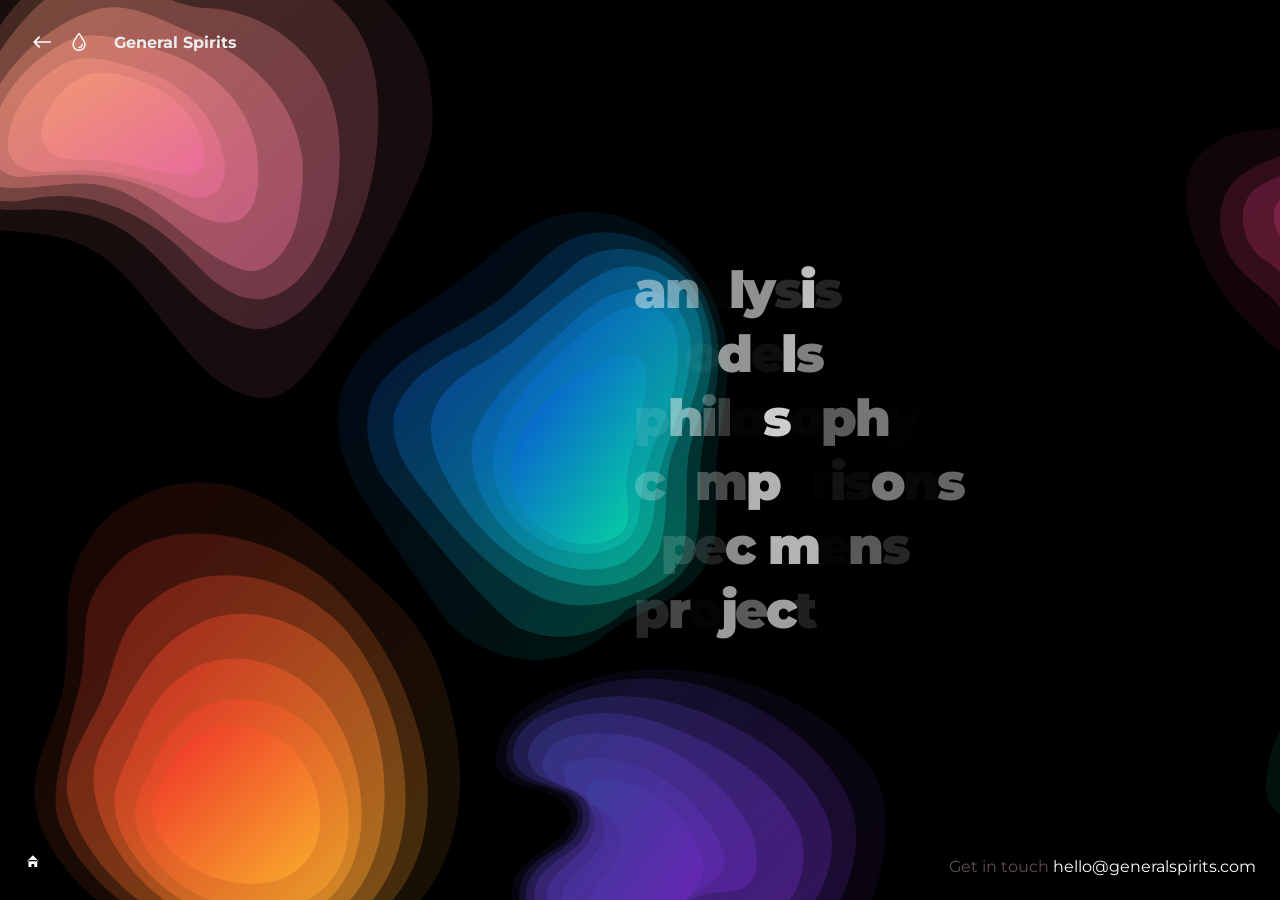
<file: index.html>
<!DOCTYPE html>
<html lang="en" class="no-js">
	<head>
		<meta charset="UTF-8" />
		<meta name="viewport" content="width=device-width, initial-scale=1">
		<title>General Spirits</title>
		<meta name="description" content="Shape animation based on a work called Gradient Topography by Polar Vector" />
		<meta name="keywords" content="svg, animation, organic, shape, animejs, web design, web development, demo" />
		<meta name="author" content="Codrops" />
		<link rel="shortcut icon" href="favicon.ico">
		<link href="https://fonts.googleapis.com/css?family=Montserrat:400:700:900" rel="stylesheet">
		<link rel="stylesheet" type="text/css" href="css/base.css" />
		<script>document.documentElement.className="js";var supportsCssVars=function(){var e,t=document.createElement("style");return t.innerHTML="root: { --tmp-var: bold; }",document.head.appendChild(t),e=!!(window.CSS&&window.CSS.supports&&window.CSS.supports("font-weight","var(--tmp-var)")),t.parentNode.removeChild(t),e};supportsCssVars()||alert("Please view this demo in a modern browser that supports CSS Variables.");</script>
		<!--script src="//tympanus.net/codrops/adpacks/analytics.js"></script-->
	</head>
	<body class="demo-1">
		<svg class="hidden">
			<symbol id="icon-arrow" viewBox="0 0 24 24">
				<title>arrow</title>
				<polygon points="6.3,12.8 20.9,12.8 20.9,11.2 6.3,11.2 10.2,7.2 9,6 3.1,12 9,18 10.2,16.8 "/>
			</symbol>
			<symbol id="icon-drop" viewBox="0 0 24 24">
				<title>drop</title>
				<path d="M12,21c-3.6,0-6.6-3-6.6-6.6C5.4,11,10.8,4,11.4,3.2C11.6,3.1,11.8,3,12,3s0.4,0.1,0.6,0.3c0.6,0.8,6.1,7.8,6.1,11.2C18.6,18.1,15.6,21,12,21zM12,4.8c-1.8,2.4-5.2,7.4-5.2,9.6c0,2.9,2.3,5.2,5.2,5.2s5.2-2.3,5.2-5.2C17.2,12.2,13.8,7.3,12,4.8z"/><path d="M12,18.2c-0.4,0-0.7-0.3-0.7-0.7s0.3-0.7,0.7-0.7c1.3,0,2.4-1.1,2.4-2.4c0-0.4,0.3-0.7,0.7-0.7c0.4,0,0.7,0.3,0.7,0.7C15.8,16.5,14.1,18.2,12,18.2z"/>
			</symbol>
			<symbol id="icon-github" width="24" height="24" viewBox="0 0 32.6 31.8">
				<title>github</title>
				<path d="m4 12 8-8 8 8M6 10.5V19a1 1 0 0 0 1 1h3v-3a1 1 0 0 1 1-1h2a1 1 0 0 1 1 1v3h3a1 1 0 0 0 1-1v-8.5"/>

			</symbol>
			<symbol id="icon-arrowback" viewBox="0 0 24 18">
				<title>arrow-back</title>
				<path d="M7.839 17.296a.847.847 0 0 0 1.21 0 .853.853 0 0 0 0-1.198L2.914 9.965h20.238A.843.843 0 0 0 24 9.118a.852.852 0 0 0-.847-.86H2.915l6.133-6.12a.868.868 0 0 0 0-1.21.847.847 0 0 0-1.21 0L.255 8.513a.833.833 0 0 0 0 1.197l7.585 7.586z" />
			</symbol>
		</svg>
		<main>
			<div class="content content--fixed">
				<header class="codrops-header">
					<div class="codrops-links">
						<a class="codrops-icon codrops-icon--prev" href="https://tympanus.net/Development/DecorativeLetterAnimations/" title="Previous Demo"><svg class="icon icon--arrow"><use xlink:href="#icon-arrow"></use></svg></a>
						<a class="codrops-icon codrops-icon--drop" href="https://tympanus.net/codrops/?p=33779" title="Back to the article"><svg class="icon icon--drop"><use xlink:href="#icon-drop"></use></svg></a>
					</div>
					<h1 class="codrops-header__title">General Spirits</h1>
				</header>
				<a class="github" href="www.junipre.com" title="Find this project on GitHub"><svg class="icon icon--github"><use xlink:href="#icon-github"></use></svg></a>
				<p class="info">Get in touch <a href="mailto:hello@junipre.com">hello@generalspirits.com</a></p>
			</div>
			<div class="content">
				<nav class="menu">
					<a href="#" class="menu__item">Analysis</a>
					<a href="#" class="menu__item">Models</a>
					<a href="#" class="menu__item">Philosophy</a>
					<a href="#" class="menu__item">Comparisons</a>
					<a href="#" class="menu__item">Specimens</a>
					<a href="#" class="menu__item">Projects</a>
				</nav>
				<svg class="scene" width="1440" height="800" preserveAspectRatio="xMinYMid slice" viewBox="0 0 1440 800" xmlns:pathdata="http://www.codrops.com/">
					<defs>
						<linearGradient id="gradient-1" x1="0%" y1="0%" x2="100%" y2="100%">
							<stop stop-color="#f19872"/>
							<stop offset="1" stop-color="#e86c9a"/>
						</linearGradient>
						<linearGradient id="gradient-2" x1="0%" y1="0%" x2="100%" y2="100%">
							<stop stop-color="#0947db"/>
							<stop offset="1" stop-color="#07d89d"/>
						</linearGradient>
						<linearGradient id="gradient-3" x1="0%" y1="0%" x2="100%" y2="100%">
							<stop stop-color="#ee2d29"/>
							<stop offset="1" stop-color="#f8ae2c"/>
						</linearGradient>
						<linearGradient id="gradient-4" x1="0%" y1="0%" x2="100%" y2="100%">
							<stop stop-color="#3a3d98"/>
							<stop offset="1" stop-color="#6f22b9"/>
						</linearGradient>
						<linearGradient id="gradient-5" x1="0%" y1="0%" x2="100%" y2="100%">
							<stop stop-color="#9d316e"/>
							<stop offset="1" stop-color="#de2d3e"/>
						</linearGradient>
						<linearGradient id="gradient-6" x1="0%" y1="0%" x2="100%" y2="100%">
							<stop stop-color="#00ac53"/>
							<stop offset="1" stop-color="#23c3e0"/>
						</linearGradient>
					</defs>
					<g class="blob-1">
						<path d="M 382.9,69.64 C 375.1,14.22 296.4,-55.5 243.8,-46.79 191.2,-38.08 156.2,-36.94 118.6,-50.49 80.98,-64.04 52.11,-60.24 17.7,-25.44 -16.71,9.355 -52.82,94.93 -55.27,139.3 -57.72,183.7 -49.76,192.9 -19.05,201.3 11.66,209.7 54.92,201.4 92.87,229.8 130.8,258.2 166.4,326.2 204.1,345.9 241.8,365.6 259.2,351.7 284.3,318.5 309.4,285.3 344.5,223.8 362.8,182.2 381.1,140.6 390.7,125.1 382.9,69.64 Z" pathdata:id="M 5153,15.13 C 5039,-791.7 3862,-1807 3080,-1680 2294,-1552 1772,-1536 1211,-1733 649,-1930 218.2,-1875 -295.2,-1369 -807.6,-862 -1347,382.9 -1383,1028 -1420,1675 -1302,1809 -843.9,1931 -385.4,2053 260.6,1933 826.6,2345 1391,2758 1924,3749 2487,4035 3049,4321 3308,4119 3682,3635 4058,3153 4581,2258 4854,1653 5127,1047 5271,821 5153,15.13 Z"/>
						<path d="M 334.7,65.61 C 325.3,7.593 270.9,-34.46 218.5,-24.5 172.3,-15.71 125.4,-34.55 78.72,-32.93 47.06,-31.83 19.45,-9.456 0.2296,18.39 -25.16,55.18 -48.95,99.72 -44.87,147.7 -42.59,174.6 -14.84,187.6 8.083,186.8 43.43,185.5 81.49,185.3 113.3,207.7 149.3,233 174.3,278.3 216.4,291.8 245.2,301 273.1,277.4 290.9,252.8 328.2,201.4 345.4,131.6 334.7,65.61 Z" pathdata:id="M 4434,-44.03 C 4293,-887.2 3482,-1499 2701,-1354 2012,-1227 1312,-1500 615.5,-1477 142.6,-1462 -269,-1137 -555.8,-730.8 -935.1,-195.7 -1289,452.3 -1230,1150 -1194,1541 -780,1732 -438.8,1719 88.59,1702 657.1,1697 1131,2023 1670,2392 2042,3051 2671,3246 3100,3381 3516,3037 3782,2680 4338,1933 4594,916 4434,-44.03 Z"/>
						<path d="M 301.9,109.3 C 293.3,47.28 237.7,6.176 183,4.292 145.9,3.015 112.1,-30.68 74.57,-21.98 34.9,-12.78 7.294,25.18 -14.63,60.94 -31.83,88.99 -48.3,127.3 -33.65,159.7 -23.55,182 5.521,181.2 25.57,177 78.49,166 132.1,191.4 170.7,232.8 188.4,251.7 212.7,272.9 238.5,266.6 270.8,258.7 289.6,222 298.2,188.1 304.7,162.7 305.6,135.5 301.9,109.3 Z" pathdata:id="M 3945,591.6 C 3818,-310.8 2988,-908.9 2170,-935.4 1618,-953.9 1113,-1444 553.6,-1318 -38.52,-1184 -450.6,-632.1 -777.1,-111.6 -1035,296.3 -1280,853.2 -1061,1324 -911.5,1651 -477,1639 -177.4,1578 612.1,1417 1412,1787 1988,2391 2252,2663 2615,2972 2999,2879 3481,2766 3761,2232 3891,1739 3987,1369 4001,973.5 3945,591.6 Z"/>
						<path d="M 270.4,134.6 C 261.3,81.3 218.6,43.99 174.5,26.82 143.8,14.87 112.1,-6.204 79.55,4.503 28.51,21.31 -15.53,68.11 -29.07,126.5 -32.74,142.3 -24.82,163.4 -8.561,165.9 28.45,171.7 65.61,154.5 102.4,169 144.1,185.5 173.6,227.9 216.1,241.9 241.4,250.2 263.3,218.9 267.7,191.8 270.8,173 273.7,153.5 270.4,134.6 Z" pathdata:id="M 3476,960.3 C 3339,184.5 2702,-358.8 2044,-608.5 1587,-781.2 1113,-1088 627.8,-933.3 -133.9,-687.9 -790.9,-7.384 -993,842.2 -1048,1072 -929.2,1380 -686.7,1416 -134.6,1501 419.9,1250 968.6,1462 1591,1702 2030,2318 2666,2521 3043,2642 3369,2188 3434,1793 3481,1520 3526,1235 3476,960.3 Z"/>
						<path d="M 229.8,128.8 C 219.9,79.76 177.5,48.4 135.7,37.08 107.6,29.47 77.51,16.26 50.19,30.71 15.21,49.21 -17.25,84.68 -19.56,130.1 -20.49,148.3 -1.181,158.1 12.81,156.9 54.23,153.4 97.99,150.9 137.1,171.2 160,183.1 183.3,204.3 209.2,198.6 228.3,194.4 233.1,167.4 231.8,148.1 231.3,141.6 231.1,135.1 229.8,128.8 Z" pathdata:id="M 2870,875.1 C 2721,162 2089,-294.5 1466,-458.8 1047,-569.7 597.1,-761.2 189.4,-551.2 -332.2,-282.3 -816.4,233.3 -850.7,895.2 -864.5,1158 -576.8,1301 -368.5,1285 249.9,1234 902.6,1198 1487,1493 1829,1667 2176,1974 2562,1892 2847,1829 2920,1439 2901,1157 2891,1062 2890,967.4 2870,875.1 Z"/>
						<path d="M 200.5,139 C 193.3,94.06 156.4,62.79 118.8,51.33 93.26,43.54 64.65,33.02 39.95,47.98 14.83,63.19 -8.802,89.75 -10.59,123.7 -11.24,136 -3.241,146.5 7.448,149.2 27.58,154.4 47.84,148.7 68.23,150 102,152.2 134.8,162.2 166.7,174.9 178.5,179.6 194.3,175.5 199.1,161 201.4,154.1 201.7,146.3 200.5,139 Z" pathdata:id="M 2432,1023 C 2325,370.1 1775,-85.13 1214,-251.5 831.7,-365.3 405.3,-518.1 36.61,-300.3 -338.1,-78.65 -690.2,307.2 -716.7,801.3 -727.3,979.5 -607.2,1133 -448,1172 -147.8,1248 154.5,1165 458.7,1184 962.8,1216 1453,1361 1928,1547 2103,1616 2340,1555 2412,1343 2446,1244 2450,1130 2432,1023 Z"/>
						<path d="M 181,126.6 C 174.1,88.88 143,63.51 111.8,52.84 96.72,47.68 81.29,42.27 65.2,44.56 48.48,46.94 34.04,57.55 22.98,71.55 12.53,84.78 0.8786,106.1 11.19,122.3 23.14,141.1 47.82,136.4 66.4,136.9 100.4,137.9 132.8,153.9 166.7,152.9 177.4,152.6 183.1,137.9 181,126.6 Z" pathdata:id="M 2142,843.1 C 2040,294.9 1574,-74.14 1108,-229.7 884.1,-305 654.1,-383.9 413.9,-350.6 164.3,-315.8 -51.66,-161 -216.3,42.61 -372.4,235.2 -546.1,545.3 -392,780.8 -214.3,1055 154.5,985.6 431.8,993.8 938.2,1008 1422,1241 1928,1225 2088,1221 2172,1008 2142,843.1 Z"/>
					</g>
					<g class="blob-2">
						<path d="M 392.8,547.7 C 427.8,592.2 497.3,600.5 536.4,565.8 561.4,545.7 595.7,539.8 618,516 635.7,498.1 638.6,470.8 637.7,445.6 636.8,425 636.9,404.2 640.7,384.2 645.7,352.9 651.8,320.4 642.8,288.1 629.8,234.1 578.5,188 524,187.1 490.6,186 460.7,202.9 437.5,224.4 411.5,245.9 384.3,266.1 355.4,283.4 329.4,301.4 305.1,326.1 299.7,359.5 294.8,392.4 309.6,425.9 328.3,453.7 348.9,485.7 371.1,516.5 392.8,547.7 Z" pathdata:id="M -907.7,1516 C -413.5,1881 567.9,1950 1120,1664 1473,1499 1957,1451 2272,1255 2522,1108 2563,884.2 2550,677.2 2538,508 2539,337.1 2593,172.8 2663,-84.28 2749,-351.2 2622,-616.5 2439,-1060 1714,-1439 944.9,-1446 473.3,-1455 51.08,-1316 -276.5,-1140 -643.6,-963.2 -1028,-797.3 -1436,-655.2 -1803,-507.3 -2146,-304.4 -2222,-30.07 -2291,240.2 -2082,515.3 -1818,743.7 -1528,1007 -1214,1260 -907.7,1516 Z"/>
						<path d="M 340.9,428.6 C 353.4,444.4 366.9,459.6 379.5,475.4 403.4,504.3 427.7,533.6 456.8,557.3 489.9,575 531.5,568.6 556.1,543.8 577.6,531.8 603,522 614.9,498.7 630.2,460.2 616.4,415 630.3,376.1 638.9,344.4 645.6,309 632.7,275.9 618.1,227.4 561.8,193.1 515.5,207.3 484.3,217.6 466.6,247.4 441,265.8 407,291.9 363.4,305.4 336.1,339.9 317.5,364.6 321.9,402.7 340.9,428.6 Z" pathdata:id="M -1640,537.5 C -1464,667.3 -1273,792.2 -1095,921.9 -758,1159 -414.9,1400 -3.984,1595 463.4,1740 1051,1687 1398,1484 1702,1385 2060,1305 2228,1113 2444,797.1 2250,425.8 2446,106.3 2567,-154.1 2662,-444.9 2480,-716.8 2274,-1115 1479,-1397 824.9,-1280 384.3,-1196 134.4,-950.9 -227.1,-799.7 -707.2,-585.3 -1323,-474.4 -1708,-191.1 -1971,11.82 -1909,324.8 -1640,537.5 Z"/>
						<path d="M 364,422.9 C 394.4,463.7 427.7,505 472.9,529.1 501.3,545.1 534.9,541.5 562.1,529.8 580.3,523.3 600.7,514.7 608,495.2 616.7,457.8 605,416.3 619.9,380.5 630.8,351 639.4,318.4 631.4,285.6 625.5,259.5 608.2,233.9 582.7,223.9 556.1,212.3 523.9,216.4 504.6,236.5 471.3,263.8 439.6,294.5 399.5,312 377.2,324.8 354.4,341.5 346.9,367.9 343.9,387.1 352.3,407.1 364,422.9 Z" pathdata:id="M -1314,490.7 C -885.1,825.8 -414.9,1165 223.3,1363 624.4,1494 1099,1465 1483,1369 1740,1315 2028,1245 2131,1085 2254,777.4 2089,436.5 2299,142.4 2453,-99.89 2574,-367.7 2461,-637.1 2378,-851.5 2134,-1062 1774,-1144 1398,-1239 943.5,-1205 671,-1040 200.8,-816.1 -246.8,-564 -813.1,-420.2 -1128,-315.1 -1450,-177.9 -1556,38.93 -1598,196.6 -1480,360.9 -1314,490.7 Z"/>
						<path d="M 408.3,450.5 C 435.7,490.6 480.5,521.6 527.9,523.4 552.1,523.7 578.3,513.4 587.8,489.9 598.4,457.4 588.6,419.1 605.1,388.6 617,358.2 631.3,326.4 626.7,291.7 625.4,265.1 603.9,241.4 579.2,233.5 562.9,227.8 545.2,230.5 531.6,239.3 489.8,262.6 459.6,301.6 417.1,323.9 399.2,335.6 380.7,351.8 378.5,375.4 377.1,402.8 393.4,428 408.3,450.5 Z" pathdata:id="M -688.8,717.4 C -301.9,1047 330.7,1301 999.9,1316 1342,1319 1712,1234 1846,1041 1995,774.1 1857,459.5 2090,209 2258,-40.75 2460,-302 2395,-587 2377,-805.5 2073,-1000 1724,-1065 1494,-1112 1244,-1090 1052,-1017 462,-826 35.55,-505.7 -564.5,-322.5 -817.3,-226.4 -1079,-93.31 -1110,100.5 -1129,325.6 -899.2,532.6 -688.8,717.4 Z"/>
						<path d="M 434.2,460.1 C 459.4,497.5 508.6,519.5 549.5,506.1 573.6,496.7 585.5,469.4 584.7,443.4 590.7,393.5 619.2,350 618.4,298.4 617.7,273.1 595.7,246.3 569.9,246.9 540.6,247.7 517.9,267.6 498.5,286.7 467.6,315.7 432.8,343.2 415.3,383.7 408.6,409.5 417.9,438.3 434.2,460.1 Z" pathdata:id="M -323.1,796.3 C 32.73,1103 727.4,1284 1305,1174 1645,1097 1813,872.7 1802,659.1 1887,249.2 2289,-108.1 2278,-531.9 2268,-739.8 1957,-959.9 1593,-955 1179,-948.4 858.7,-784.9 584.8,-628 148.5,-389.8 -342.9,-164 -590,168.7 -684.6,380.6 -553.3,617.2 -323.1,796.3 Z"/>
						<path d="M 446,458.6 C 471.3,494.2 524.6,510.3 557.7,485.8 573.8,473.9 571.9,450.1 574.8,431.1 579.9,397.6 598.7,369.4 605.6,336.4 609.8,316.6 613,294.3 604.6,274.5 597.6,258 576.8,251.3 560.8,256.8 530.7,267.1 508.3,289.4 485.9,310.3 460.7,333.8 435.9,361.7 429.7,397.7 426.2,418.5 433.3,440.8 446,458.6 Z" pathdata:id="M -156.5,783.9 C 200.8,1076 953.4,1209 1421,1007 1648,909.6 1621,714.1 1662,558.1 1734,282.9 2000,51.25 2097,-219.8 2156,-382.4 2202,-565.6 2083,-728.3 1984,-863.8 1690,-918.8 1464,-873.6 1039,-789 723.2,-605.9 406.9,-434.2 51.08,-241.2 -299.1,-12 -386.6,283.7 -436.1,454.6 -335.8,637.7 -156.5,783.9 Z"/>
						<path d="M 451.9,456.5 C 474.7,489.7 523.3,505.1 554.4,482.8 566.2,474.4 563.5,457 562.3,443.4 557.8,394.7 589.2,351.4 580.7,303.2 578.3,289.3 558.1,289.3 547.2,293.4 503.5,310 466,342.4 444.9,384.3 434,406 437,434.8 451.9,456.5 Z" pathdata:id="M -73.17,766.7 C 248.8,1039 935,1166 1374,982.7 1541,913.7 1503,770.8 1486,659.1 1422,259.1 1866,-96.6 1745,-492.5 1712,-606.7 1426,-606.7 1272,-573 655.4,-436.7 125.9,-170.5 -172,173.6 -325.9,351.9 -283.6,588.4 -73.17,766.7 Z"/>
					</g>
					<g class="blob-3">
						<path d="M 173.8,427.1 C 141.9,428.2 110,441.6 88.2,465.2 72.4,482.5 62.6,504.9 59.9,528 57.8,544.1 59,560.4 58.3,576.6 57.7,596.5 55.5,616.6 48.3,635.3 41,655.6 31.4,675.6 29.5,697.4 27.7,717.8 34.7,738.1 45.4,755.3 62.6,783.8 88.7,806.2 117.6,822.4 160.6,846.7 210.5,859.2 259.9,855.9 294.6,853.3 329.3,841.6 356.2,819.1 376.4,802.2 391.6,779.6 400,754.7 411.5,721.5 411.8,685.4 406.2,651 402.6,629.5 396.7,608.3 388.6,588.1 378.4,563.9 362.6,542.2 343,524.8 323.5,506.4 302.7,489.6 282.1,472.6 261.7,456.5 239.9,441 214.9,433 201.6,428.8 187.7,426.9 173.8,427.1 Z" pathdata:id="M 397.4,-2057 C 43.67,-2047 -310.1,-1933 -551.9,-1731 -727.1,-1583 -835.8,-1391 -865.7,-1193 -889,-1056 -875.7,-916.3 -883.5,-777.8 -890.1,-607.5 -914.5,-435.6 -994.4,-275.6 -1075,-102 -1182,69.08 -1203,255.6 -1223,430.1 -1145,603.7 -1027,750.8 -835.8,994.6 -546.3,1186 -225.8,1325 251.1,1533 804.4,1640 1352,1611 1737,1589 2122,1489 2420,1297 2644,1152 2813,958.7 2906,745.7 3034,461.7 3037,152.9 2975,-141.3 2935,-325.3 2869,-506.6 2780,-679.4 2666,-886.4 2491,-1072 2274,-1221 2058,-1378 1827,-1522 1598,-1667 1372,-1805 1130,-1938 853.2,-2006 705.7,-2042 551.6,-2058 397.4,-2057 Z"/>
						<path d="M 270.9,500.2 C 211.4,463.7 131.3,458.8 96.6,505 67.9,535.1 76.8,555.9 71.2,597 66.7,628.3 39.6,694.8 49.6,728.3 64.9,771.1 104.8,807.1 147.6,827.2 220.4,861.9 308.1,851.5 351,799.8 382.5,762.5 388.1,708.4 375.3,657 362.7,604.3 333.3,550.6 287.7,511.6 282.5,507.3 276.4,503.7 270.9,500.2 Z" pathdata:id="M 1474,-1431 C 814.4,-1744 -73.88,-1785 -458.7,-1390 -777,-1133 -678.3,-954.8 -740.4,-603.3 -790.3,-335.5 -1091,233.3 -979.9,519.9 -810.3,886 -367.8,1194 106.9,1366 914.2,1663 1887,1574 2363,1131 2712,812.4 2774,349.7 2632,-90.02 2492,-540.8 2166,-1000 1661,-1334 1603,-1371 1535,-1401 1474,-1431 Z"/>
						<path d="M 293.7,543 C 246.1,501.3 173.5,495.7 134.5,530.1 103.6,551.6 102,579 90.1,613.7 80.9,640.3 52.5,673.7 56.2,704.5 62.7,744.3 92.8,782.3 128.2,807 188.2,849.3 269.3,854.8 316.5,817 351.2,789.8 365.1,743.7 362.1,696.9 359.4,648.9 341.7,597.3 307.1,555.6 303,551.1 298.2,546.9 293.7,543 Z" pathdata:id="M 1727,-1065 C 1199,-1422 394.1,-1470 -38.39,-1176 -381.1,-991.6 -398.8,-757.2 -530.8,-460.4 -632.8,-232.9 -947.8,52.83 -906.7,316.3 -834.7,656.7 -500.8,981.8 -108.3,1193 557.1,1555 1457,1602 1980,1279 2365,1046 2519,651.6 2486,251.3 2456,-159.3 2259,-600.7 1876,-957.4 1830,-995.9 1777,-1032 1727,-1065 Z"/>
						<path d="M 306.5,585.5 C 271.3,542.9 209.4,527.6 170.8,551.4 141,565.4 122.7,593.1 107.5,621.2 95.7,642.6 79.3,662.6 78,689.5 77.9,724.6 98.5,761.5 125.5,787.7 171.3,832.7 240.7,849.2 286.9,823.6 320.8,805.3 339.5,767.9 343.5,727.3 348.1,685.8 340.2,639 316.2,598.2 313.4,593.8 309.8,589.5 306.5,585.5 Z" pathdata:id="M 1869,-701.6 C 1479,-1066 792.2,-1197 364.2,-993.3 33.69,-873.6 -169.3,-636.6 -337.8,-396.3 -468.7,-213.2 -650.6,-42.12 -665,188 -666.1,488.2 -437.6,803.9 -138.2,1028 369.7,1413 1139,1554 1652,1335 2028,1179 2235,858.6 2279,511.3 2330,156.3 2243,-244 1977,-593 1946,-630.6 1906,-667.4 1869,-701.6 Z"/>
						<path d="M 280.7,608.1 C 246.6,575.5 192.1,568.4 161.1,591.9 136.8,606.5 123.6,631.5 113.1,656.6 105,675.7 92.7,694 94,716.8 97.1,746.3 118.2,775.4 143.7,795 187.1,828.6 248.2,836 285.6,810.2 313,791.7 325.6,758.4 325.4,723.9 325.5,688.6 314.5,650 290.2,617.8 287.4,614.4 284,611.1 280.7,608.1 Z" pathdata:id="M 1583,-508.3 C 1205,-787.2 600.4,-847.9 256.6,-646.9 -12.89,-522 -159.3,-308.1 -275.7,-93.44 -365.5,69.94 -502,226.5 -487.5,421.5 -453.2,673.9 -219.2,922.8 63.63,1090 544.9,1378 1223,1441 1637,1220 1941,1062 2081,777.4 2079,482.2 2080,180.3 1958,-149.9 1688,-425.3 1657,-454.4 1620,-482.7 1583,-508.3 Z"/>
						<path d="M 276,636.4 C 245.2,609.2 196.1,603.3 168.1,622.9 146.2,635.1 134.3,656 124.8,676.9 117.5,692.9 106.4,708.2 107.6,727.2 110.4,751.8 129.4,776.1 152.4,792.5 191.6,820.5 246.7,826.7 280.4,805.2 305.1,789.7 316.5,761.9 316.3,733.1 316.4,703.6 306.4,671.4 284.5,644.5 282,641.7 278.9,639 276,636.4 Z" pathdata:id="M 1531,-266.2 C 1189,-498.9 644.7,-549.4 334.2,-381.7 91.36,-277.4 -40.61,-98.58 -146,80.2 -226.9,217.1 -350,347.9 -336.7,510.5 -305.7,720.9 -94.95,928.8 160.1,1069 594.8,1309 1206,1362 1580,1178 1854,1045 1980,807.3 1978,560.9 1979,308.6 1868,33.16 1625,-196.9 1597,-220.9 1563,-244 1531,-266.2 Z"/>
						<path d="M 257.2,650 C 230.7,627.8 188.4,623 164.2,639 145.4,648.9 135.1,666 127,683.1 120.6,696.1 111.1,708.6 112.1,724.2 114.5,744.2 130.9,764.1 150.8,777.5 184.5,800.4 232,805.4 261,787.9 282.4,775.2 292.2,752.5 292,729 292.1,704.9 283.5,678.6 264.6,656.6 262.4,654.3 259.8,652.1 257.2,650 Z" pathdata:id="M 1322,-149.9 C 1028,-339.8 559.4,-380.9 291,-244 82.49,-159.3 -31.74,-13.04 -121.6,133.2 -192.5,244.4 -297.9,351.4 -286.8,484.8 -260.2,655.9 -78.32,826.1 142.4,940.7 516.1,1137 1043,1179 1364,1030 1602,921.1 1710,726.9 1708,525.9 1709,319.7 1614,94.74 1404,-93.44 1380,-113.1 1351,-131.9 1322,-149.9 Z"/>
					</g>
					<g class="blob-4">
						<path d="M 778.8,689.3 C 754.9,648.4 714.8,625.1 674.8,609.6 610.7,584.7 536.9,587.1 473.7,622.5 455.8,632.5 438,652.5 439.7,676.1 440.7,689.6 454.1,694.4 464,697.6 478.2,702.1 495.8,703.7 504.4,718.9 509.6,728.1 502.1,738.5 495.9,744.7 482.9,757.8 462.4,762.9 455.4,782.5 450.3,796.8 457.2,811.5 462.3,824.1 471.5,847 480.1,870.5 493.1,891 514.4,924.6 545.4,953 583.1,957.3 613.1,960.8 647.6,952.4 668.5,925.6 680.8,909.8 668.1,883.1 682.7,869.2 699,853.8 723.8,862.9 742.6,850.4 757.9,840.3 767,822.3 773.8,804.5 786.8,770.4 793.7,730.6 781.8,696.2 781,693.9 780,691.4 778.8,689.3 Z" pathdata:id="M 5319,-184.4 C 4818,-613.8 3977,-858.4 3137,-1021 1792,-1283 244.2,-1257 -1082,-885.7 -1457,-780.7 -1831,-570.7 -1795,-322.9 -1774,-181.2 -1493,-130.8 -1285,-97.2 -987.4,-49.95 -618.1,-33.15 -437.7,126.4 -328.6,223.1 -485.9,332.3 -616,397.4 -888.8,534.9 -1319,588.4 -1466,794.2 -1573,944.4 -1428,1099 -1321,1231 -1128,1472 -947.5,1718 -674.8,1934 -227.9,2286 422.5,2585 1213,2630 1843,2666 2567,2578 3005,2297 3263,2131 2997,1851 3303,1705 3645,1543 4165,1638 4560,1507 4881,1401 5072,1212 5214,1025 5487,667.2 5632,249.3 5382,-111.9 5365,-136.1 5344,-162.3 5319,-184.4 Z"/>
						<path d="M 753,704 C 727.4,655.2 681,626 633.8,610.1 577,591 510.2,599.1 460.3,641.1 449.3,650.4 442.5,671.1 452.4,683.2 467.1,701 495.4,693 508.6,712.5 516.9,724.7 507.5,742.6 496.5,750.3 483,759.8 464.4,766.8 460.3,785.6 455.4,808.3 470,827.3 478,846.6 492.2,880.9 515.1,913.8 548,926.1 576.2,936.7 612.4,931.4 633.7,905.5 644,893 638.1,874.5 633.1,860.8 629.7,851.5 622.1,837.2 631,830.6 648.8,817.3 671.4,833.3 692,833.1 715.1,832.8 738.2,818.9 749.6,794.8 762.9,766.7 767.2,731 753,704 Z" pathdata:id="M 4778,-30 C 4241,-542.4 3267,-849 2277,-1016 1085,-1217 -316,-1131 -1363,-690.4 -1594,-592.8 -1736,-375.4 -1529,-248.4 -1220,-61.5 -626.5,-145.5 -349.6,59.25 -175.4,187.4 -372.6,375.3 -603.4,456.1 -886.7,555.9 -1277,629.4 -1363,826.8 -1466,1065 -1159,1265 -991.6,1467 -693.6,1827 -213.2,2173 477,2302 1069,2413 1828,2358 2275,2086 2491,1955 2367,1760 2262,1616 2191,1519 2032,1369 2218,1299 2592,1160 3066,1328 3498,1326 3983,1322 4467,1176 4707,923.4 4986,628.4 5076,253.5 4778,-30 Z"/>
						<path d="M 733.5,718.1 C 710.1,672.5 666.5,646.6 623.8,629.3 576,609.9 519.6,606.7 472.6,634.7 460.3,642 446.8,660.2 453.9,674.9 464.5,696.6 494,691.8 509.8,707.6 519.5,717.3 515,736.1 504.9,745.3 490.6,758.5 469.3,766 464.2,787.1 459.1,808.2 473.3,826.2 481,844.3 494.1,875.1 516.6,904.3 547.4,912 570.9,917.9 600.9,912.8 616.7,890.6 626.7,876.6 616.8,858.6 613.4,843.6 611.4,834.5 610.7,821.4 620.1,817.1 634.5,810.5 649.8,816.5 664.1,819.2 682.2,822.6 703.9,824.1 718.4,807.8 738.7,785 747.8,745.9 733.5,718.1 Z" pathdata:id="M 4369,118.1 C 3878,-360.8 2963,-632.7 2067,-814.4 1064,-1018 -118.8,-1052 -1105,-757.6 -1363,-681 -1646,-489.9 -1497,-335.6 -1275,-107.7 -655.9,-158.1 -324.4,7.8 -120.9,109.6 -215.3,307.1 -427.2,403.6 -727.2,542.2 -1174,621 -1281,842.6 -1388,1064 -1090,1253 -928.6,1443 -653.8,1767 -181.7,2073 464.5,2154 957.5,2216 1587,2162 1918,1929 2128,1782 1920,1593 1849,1436 1807,1340 1792,1203 1990,1158 2292,1088 2613,1151 2913,1180 3293,1215 3748,1231 4052,1060 4478,820.5 4669,409.9 4369,118.1 Z"/>
						<path d="M 708.1,726.8 C 684,683.8 642.3,659.6 601.1,642.5 566.4,628.1 526.7,619 490.2,634.7 477.3,640.3 459.3,653.7 462.9,669.2 468.2,691.6 497.4,690 512.3,704.1 524.8,715.9 518.2,740.2 504.8,750.5 490.9,761.2 470.4,770.4 468.7,789.9 466.1,820.5 487.2,845.6 502.3,869.3 517.7,893.4 548.1,901.7 574.7,893.2 586.2,889.5 602,884.2 603.8,868.4 605.8,850.6 596.2,830.9 606.6,814.8 615.2,801.4 632.3,804.1 644.9,806.3 661.6,809.2 681.1,816.1 696.3,803.5 712.4,790.1 717.5,764.3 713.7,743.3 712.6,737.4 710.9,731.8 708.1,726.8 Z" pathdata:id="M 3836,209.4 C 3330,-242.1 2455,-496.2 1591,-675.7 863.1,-826.9 30.17,-922.5 -735.6,-757.6 -1006,-698.9 -1384,-558.1 -1308,-395.4 -1197,-160.2 -584.5,-177 -271.9,-28.95 -9.696,94.95 -148.2,350.1 -429.3,458.3 -720.9,570.6 -1151,667.2 -1187,871.9 -1241,1193 -798.5,1457 -481.7,1706 -158.7,1959 479.1,2046 1037,1957 1278,1918 1610,1862 1648,1696 1690,1509 1488,1302 1706,1133 1887,992.7 2246,1021 2510,1044 2860,1075 3269,1147 3588,1015 3926,874.1 4033,603.1 3953,382.6 3930,320.7 3895,261.9 3836,209.4 Z"/>
						<path d="M 664.8,728.2 C 631.2,667.3 565,629.4 500.7,642.1 488.1,644.6 471.1,653.5 470.9,669 470.7,684.7 489.7,688 500.7,694 512.5,700.5 523.9,715.8 518.6,732.1 511.3,754.3 488.5,762.1 477.5,780.8 471.2,791.6 476.7,804.4 481.4,814.3 493.3,839.3 507.1,866.2 531.1,876.7 547.9,884.1 571.5,883.2 584,866.6 597.3,849 585.7,821.6 600.2,804.4 613.8,788.2 635,789.7 652.7,786.9 664.8,785 673.2,770.5 671.5,756.8 670.2,746.8 669.4,736.6 664.8,728.2 Z" pathdata:id="M 2928,224.1 C 2223,-415.4 833.7,-813.3 -515.3,-679.9 -779.7,-653.7 -1136,-560.2 -1141,-397.5 -1145,-232.6 -746.1,-198 -515.3,-135 -267.8,-66.75 -28.58,93.9 -139.8,265.1 -292.9,498.1 -771.3,580.1 -1002,776.4 -1134,889.8 -1019,1024 -920.2,1128 -670.6,1391 -381,1673 122.5,1783 474.9,1861 970.1,1852 1232,1677 1511,1493 1268,1205 1572,1024 1858,854.1 2302,869.9 2674,840.4 2928,820.5 3104,668.2 3068,524.4 3041,419.4 3024,312.3 2928,224.1 Z"/>
						<path d="M 631.8,730.9 C 603.5,677.9 545.7,644.4 490.3,657.6 479.9,660.1 480.3,678 489.7,683.2 503.7,690.8 519.9,701.8 521.7,720.9 523.5,740.1 507.9,754.5 495.5,765.6 486.8,773.3 477.1,786.1 481.5,799.1 490.4,825.5 504.6,850.7 525.9,865.6 540.9,876.1 566.2,876.9 578.1,859.4 590.7,840.9 584.1,813.5 598.8,796.1 610.5,782.3 630.4,780.1 638,762.5 642.6,751.8 636.7,740.1 631.8,730.9 Z" pathdata:id="M 2235,252.4 C 1641,-304.1 428.8,-655.8 -733.5,-517.2 -951.7,-490.9 -943.3,-303 -746.1,-248.4 -452.4,-168.6 -112.5,-53.1 -74.73,147.4 -36.97,349.1 -364.3,500.3 -624.4,616.8 -806.9,697.6 -1010,832.1 -918.1,968.6 -731.4,1246 -433.5,1510 13.38,1667 328.1,1777 858.9,1785 1109,1602 1373,1407 1234,1120 1543,937.1 1788,792.1 2206,769.1 2365,584.2 2462,471.9 2338,349.1 2235,252.4 Z"/>
						<path d="M 605.4,726 C 583.9,681.3 537.7,649.8 492.2,660.3 481.4,662.8 486.4,681.2 495.3,684.8 508.5,690.1 521.5,701.5 523.5,718.9 525.3,735 516.4,749.5 506.5,760.4 498.9,768.8 489.3,781.1 493.3,793.4 499.6,812.6 515.2,825.6 530.5,835.6 543.1,843.9 564.7,842.9 573,826.4 581.3,809.8 587.6,792 599.3,778.2 607.9,768.1 616,753.3 610.7,739.4 609,734.8 607.4,730.2 605.4,726 Z" pathdata:id="M 1681,201 C 1230,-268.4 260.9,-599.1 -693.6,-488.9 -920.2,-462.6 -815.3,-269.4 -628.6,-231.6 -351.7,-175.9 -78.93,-56.25 -36.97,126.4 0.794,295.5 -185.9,447.8 -393.6,562.2 -553.1,650.4 -754.5,779.6 -670.6,908.7 -538.4,1110 -211.1,1247 109.9,1352 374.2,1439 827.4,1428 1002,1255 1176,1081 1308,894 1553,749.1 1734,643.1 1904,487.6 1792,341.7 1757,293.4 1723,245.1 1681,201 Z"/>
					</g>
					<g class="blob-5">
						<path d="M 1229,381.2 C 1281,409.5 1344,410.5 1403,415.2 1429,417.7 1458,422.8 1481,407.4 1512,387.7 1523,347.2 1509,316.1 1495,283.1 1469,253.2 1467,216.9 1466,152.1 1504,90.5 1504,23.4 1505,-0.0188 1490,-21.74 1467,-30.8 1442,-40.62 1414,-37.76 1388,-33.1 1332,-23.1 1285,12.77 1250,55.49 1219,94.63 1164,112.5 1112,115.6 1089,116.7 1063,130.5 1055,152.2 1046,181.3 1057,208.7 1069,234 1091,280.8 1136,313.5 1177,346.9 1193,359.3 1210,370.4 1229,381.2 Z" pathdata:id="M -777.7,1456 C -121,1624 674.7,1630 1420,1658 1748,1673 2115,1703 2405,1612 2797,1494 2935,1254 2759,1069 2582,872.4 2253,694.6 2228,478.8 2216,93.49 2696,-272.8 2696,-671.8 2708,-811 2519,-940.2 2228,-994 1912,-1052 1559,-1035 1230,-1008 523.2,-948.3 -70.45,-735 -512.5,-481 -904,-248.2 -1599,-142 -2255,-123.5 -2546,-117 -2874,-34.95 -2975,94.08 -3089,267.1 -2950,430 -2799,580.5 -2521,858.7 -1952,1053 -1434,1252 -1232,1325 -1018,1391 -777.7,1456 Z"/>
						<path d="M 1255,378.6 C 1309,404.6 1372,400.5 1430,410.5 1457,414.8 1489,404 1502,380.3 1517,354.4 1510,324.1 1495,300.3 1479,273.7 1461,248.5 1461,215.9 1463,147.6 1504,86.49 1500,18.09 1498,-14.13 1463,-34.18 1428,-33.14 1378,-30.23 1324,-13.56 1295,27.12 1272,60.79 1243,93.34 1203,112.6 1169,128.8 1132,134.4 1101,154.2 1076,170.8 1076,207.4 1091,230.1 1101,245.6 1119,255.7 1132,270.5 1167,304 1197,343.3 1239,370.3 1244,373.5 1249,375.6 1255,378.6 Z" pathdata:id="M -449.3,1440 C 232.7,1595 1028,1570 1761,1630 2102,1656 2506,1591 2670,1450 2860,1296 2771,1116 2582,974.7 2380,816.5 2152,666.7 2152,472.8 2178,66.73 2696,-296.6 2645,-703.3 2620,-894.9 2178,-1014 1736,-1008 1104,-990.6 422.1,-891.5 55.85,-649.6 -234.6,-449.4 -600.9,-255.9 -1106,-141.4 -1536,-45.06 -2003,-11.76 -2394,106 -2710,204.7 -2710,422.3 -2521,557.3 -2394,649.4 -2167,709.5 -2003,797.5 -1561,996.7 -1182,1230 -651.4,1391 -588.3,1410 -525.1,1422 -449.3,1440 Z"/>
						<path d="M 1267,366.4 C 1321,392.2 1386,381.6 1444,395.7 1472,402 1501,381.5 1504,354.5 1508,326.4 1493,301.8 1478,277 1465,256 1456,231.1 1458,206.4 1463,142.5 1501,80.91 1496,15.8 1494,-15.3 1457,-33.15 1424,-32.43 1387,-29.82 1345,-20.25 1321,9.29 1298,38.8 1282,74.21 1250,98.11 1210,127.6 1161,140.4 1117,162.6 1090,175.4 1095,214.2 1116,229.7 1131,240.3 1145,252 1158,266 1191,301.7 1220,343.2 1267,366.4 Z" pathdata:id="M -297.8,1368 C 384.2,1521 1205,1458 1938,1542 2291,1579 2658,1457 2696,1297 2746,1130 2557,983.6 2367,836.1 2203,711.3 2089,563.2 2115,416.4 2178,36.4 2658,-329.8 2594,-717 2569,-901.9 2102,-1008 1685,-1004 1218,-988.2 687.4,-931.3 384.2,-755.7 93.74,-580.2 -108.3,-369.6 -512.5,-227.5 -1018,-52.19 -1637,23.92 -2192,155.9 -2533,232 -2470,462.7 -2205,554.9 -2015,617.9 -1839,687.5 -1674,770.7 -1258,983 -891.4,1230 -297.8,1368 Z"/>
						<path d="M 1273,351 C 1314,371.2 1362,369.7 1407,369.8 1427,370.4 1446,374.1 1465,375.8 1487,376 1500,352.2 1497,334.6 1493,316.9 1483,304.5 1474,290.8 1460,270.1 1447,246 1448,220.4 1452,150.6 1492,86.49 1490,16.84 1489,-11.44 1455,-29.67 1425,-28.44 1394,-27.98 1360,-21.9 1339,2.072 1322,20.33 1316,45.73 1300,64.88 1263,109 1211,139.7 1157,159.5 1143,165 1126,172 1123,186.7 1121,201.4 1129,214.1 1141,223.2 1169,241.7 1187,268.9 1207,293.8 1225,317 1246,336.5 1273,351 Z" pathdata:id="M -222,1276 C 295.8,1396 902.1,1387 1470,1388 1723,1391 1963,1413 2203,1424 2481,1425 2645,1283 2607,1179 2557,1073 2430,999.7 2317,918.2 2140,795.1 1976,651.8 1988,499.6 2039,84.57 2544,-296.6 2519,-710.8 2506,-878.9 2077,-987.3 1698,-980 1306,-977.3 876.8,-941.1 611.6,-798.6 396.9,-690 321.1,-539 119,-425.1 -348.3,-162.8 -1005,19.76 -1687,137.5 -1864,170.2 -2079,211.8 -2117,299.2 -2142,386.6 -2041,462.1 -1889,516.2 -1536,626.2 -1308,788 -1056,936 -828.2,1074 -563,1190 -222,1276 Z"/>
						<path d="M 1295,340 C 1335,359.4 1382,351.9 1426,351.2 1440,351.7 1459,354.5 1469,342.5 1481,329.3 1474,309.1 1465,296.6 1454,281.2 1443,267 1442,249.9 1441,216.6 1447,182.9 1456,150.9 1468,106.1 1491,62.3 1487,15.27 1485,-10.69 1455,-26.7 1428,-26.92 1397,-26.59 1363,-17.36 1346,6.839 1335,24.08 1331,45.14 1317,61.85 1294,89.26 1268,114.3 1239,137.7 1219,153.4 1194,162 1176,178.4 1161,194.2 1176,216 1188,229.1 1223,266.5 1246,316.3 1295,340 Z" pathdata:id="M 55.85,1211 C 561,1326 1155,1281 1710,1277 1887,1280 2127,1297 2253,1226 2405,1147 2317,1027 2203,952.7 2064,861.1 1925,776.7 1912,675 1900,477 1976,276.6 2089,86.35 2241,-180 2531,-440.5 2481,-720.1 2456,-874.5 2077,-969.7 1736,-971 1344,-969 914.7,-914.1 700,-770.2 561,-667.7 510.5,-542.5 333.7,-443.1 43.22,-280.2 -285.2,-131.3 -651.4,7.864 -904,101.2 -1220,152.4 -1447,249.9 -1637,343.8 -1447,473.4 -1296,551.3 -853.5,773.7 -563,1070 55.85,1211 Z"/>
						<path d="M 1316,322 C 1349,337.5 1392,337 1427,325.7 1440,320.3 1450,303.4 1441,291.6 1425,271.1 1429,245 1432,221.1 1441,153.6 1479,91.97 1485,22.72 1487,-1.013 1460,-19.56 1435,-24.24 1402,-28.47 1363,-13.3 1350,16.32 1343,36.99 1332,54.03 1318,72.92 1283,111.6 1235,142.5 1215,191.8 1206,212.7 1225,233.6 1240,248.3 1264,274.5 1282,306.8 1316,322 Z" pathdata:id="M 321.1,1104 C 737.9,1196 1281,1193 1723,1126 1887,1094 2014,993.1 1900,923 1698,801.1 1748,645.9 1786,503.8 1900,102.4 2380,-264 2456,-675.8 2481,-816.9 2140,-927.2 1824,-955 1407,-980.2 914.7,-890 750.5,-713.9 662.1,-591 523.2,-489.6 346.3,-377.3 -95.71,-147.3 -701.9,36.4 -954.5,329.5 -1068,453.8 -828.2,578.1 -638.8,665.5 -335.7,821.3 -108.3,1013 321.1,1104 Z"/>
						<path d="M 1324,301.4 C 1346,310.6 1377,312.3 1400,297 1414,287.4 1415,271 1411,256.5 1399,221.9 1422,183.4 1434,146.7 1448,101.5 1474,57.24 1473,10.72 1472,-13.48 1442,-25.38 1416,-19.85 1394,-14.87 1375,4.724 1369,25.13 1358,62.76 1318,89.1 1296,124.5 1277,153.2 1258,185.1 1262,216.9 1266,249.7 1288,274.2 1312,294.3 1316,297.7 1320,300.1 1324,301.4 Z" pathdata:id="M 422.1,981.2 C 700,1036 1092,1046 1382,955.1 1559,898 1571,800.5 1521,714.2 1369,508.5 1660,279.6 1811,61.38 1988,-207.4 2317,-470.6 2304,-747.2 2291,-891.1 1912,-961.8 1584,-928.9 1306,-899.3 1066,-782.8 990.5,-661.5 851.5,-437.7 346.3,-281.1 68.48,-70.62 -171.5,100 -411.5,289.7 -360.9,478.8 -310.4,673.8 -32.56,819.5 270.6,939 321.1,959.2 371.6,973.5 422.1,981.2 Z"/>
					</g>
					<g class="blob-6">
						<path d="M 1171,594.5 C 1147,625.3 1122,659.2 1123,702.9 1123,720.8 1146,733 1163,736 1216,745.3 1264,736.1 1317,756.3 1365,774.6 1408,813.4 1458,827.8 1493,838 1529,836.4 1557,823.5 1578,814 1601,801.2 1610,779.1 1619,754.7 1606,723.2 1588,697.2 1575,678.4 1561,660.2 1547,641.7 1529,616.5 1512,590.5 1492,566.7 1474,544.6 1456,518.1 1429,506.4 1384,486.9 1339,496.4 1301,508.5 1249,524.9 1202,553.4 1171,594.5 Z" pathdata:id="M -2246,-123.4 C -2547,220.3 -2860,598.7 -2848,1086 -2848,1286 -2559,1422 -2346,1456 -1681,1560 -1079,1457 -414.8,1682 187.1,1887 726.3,2320 1353,2480 1792,2594 2244,2576 2595,2432 2858,2326 3147,2183 3259,1937 3372,1664 3209,1313 2984,1023 2821,812.9 2645,609.8 2469,403.4 2244,122.1 2030,-168 1780,-433.6 1554,-680.3 1328,-976 989.7,-1107 425.4,-1324 -138.9,-1218 -615.5,-1083 -1268,-900.1 -1857,-582.1 -2246,-123.4 Z"/>
						<path d="M 1186,599 C 1167,624 1147,653 1153,689.1 1156,709.7 1184,719.5 1201,719.5 1253,719.5 1308,729.7 1360,759.8 1397,781.2 1431,810.8 1470,820.1 1525,833.3 1581,818.2 1602,776.6 1614,753.5 1600,722.3 1582,696.9 1556,660 1528,623.7 1504,585.6 1483,552.5 1450,523.3 1413,513.7 1367,501.8 1325,511.5 1287,525.3 1251,538.3 1220,559.7 1196,587.3 1193,591.4 1189,595.2 1186,599 Z" pathdata:id="M -2058,-73.16 C -2296,205.8 -2547,529.5 -2471,932.4 -2434,1162 -2083,1272 -1869,1272 -1217,1272 -527.7,1385 124.4,1721 588.4,1960 1015,2291 1504,2394 2194,2542 2896,2373 3159,1909 3310,1651 3134,1303 2908,1019 2582,607.6 2231,202.5 1930,-222.7 1667,-592.1 1253,-918 789,-1025 212.2,-1158 -314.5,-1050 -791,-895.7 -1242,-750.6 -1631,-511.7 -1932,-203.7 -1970,-158 -2020,-115.6 -2058,-73.16 Z"/>
						<path d="M 1214,595.8 C 1197,618.1 1171,648.2 1184,679.2 1194,703.2 1227,699.1 1248,702.5 1305,712 1362,745 1413,781.8 1473,824.9 1550,827.7 1589,787.6 1606,770.1 1602,736.4 1586,711 1561,672.4 1533,636.5 1507,598.6 1488,570.7 1462,544.8 1430,531.3 1399,518.1 1367,520.7 1338,526.7 1289,536.8 1243,558.1 1214,595.8 Z" pathdata:id="M -1706,-108.9 C -1920,140 -2246,475.9 -2083,821.9 -1957,1090 -1543,1044 -1280,1082 -565.3,1188 149.5,1556 789,1967 1541,2448 2507,2479 2996,2032 3209,1836 3159,1460 2958,1177 2645,746 2294,345.3 1968,-77.62 1730,-389 1403,-678 1002,-828.7 613.5,-976 212.2,-947 -151.5,-880 -765.9,-767.3 -1343,-529.6 -1706,-108.9 Z"/>
						<path d="M 1234,600.6 C 1223,615.5 1209,636.1 1220,658 1229,675.9 1252,675.9 1269,682.7 1326,705.8 1377,746.4 1430,782.6 1463,805.1 1504,817.1 1536,809.7 1562,803.7 1589,792.2 1595,766.7 1601,744 1583,718.9 1568,697.2 1543,660.9 1519,623.5 1492,588.5 1466,555.1 1422,534.6 1386,536.4 1344,538.5 1305,547.3 1274,565.8 1258,575.3 1245,586.2 1234,600.6 Z" pathdata:id="M -1456,-55.3 C -1594,111 -1769,340.9 -1631,585.3 -1518,785 -1230,785 -1017,860.9 -302,1119 337.6,1572 1002,1976 1416,2227 1930,2361 2331,2278 2657,2211 2996,2083 3071,1798 3147,1545 2921,1265 2733,1023 2419,617.6 2118,200.3 1780,-190.3 1454,-563.1 901.9,-791.9 450.4,-771.8 -76.24,-748.3 -565.3,-650.1 -954,-443.7 -1155,-337.7 -1318,-216 -1456,-55.3 Z"/>
						<path d="M 1256,604.1 C 1246,616.3 1234,636 1247,652.4 1271,682.7 1309,690.7 1341,712.2 1386,743.1 1429,783.5 1480,802.2 1525,818.7 1574,803.3 1586,765 1593,742 1573,714.1 1555,692.1 1527,658.3 1508,618.2 1477,586.6 1445,554.4 1398,545.4 1363,551.8 1320,559.5 1280,573 1256,604.1 Z" pathdata:id="M -1180,-16.24 C -1305,119.9 -1456,339.8 -1293,522.8 -991.7,860.9 -515.1,950.2 -113.9,1190 450.4,1535 989.7,1986 1629,2195 2194,2379 2808,2207 2958,1779 3046,1523 2795,1211 2570,965.8 2219,588.6 1980,141.1 1592,-211.5 1190,-570.9 600.9,-671.3 162,-599.9 -377.2,-514 -878.8,-363.3 -1180,-16.24 Z"/>
						<path d="M 1277,608.4 C 1269,619 1270,636.7 1284,649.8 1307,671.5 1335,682.8 1358,703.4 1395,736.5 1434,771.9 1479,791.4 1518,808.5 1564,802 1578,768.3 1585,749.9 1569,726.3 1554,707.9 1531,679.6 1518,646.1 1497,616.4 1473,583.6 1432,563.1 1397,562.5 1367,562 1340,567.7 1315,577.6 1299,583.9 1287,594.9 1277,608.4 Z" pathdata:id="M -916.4,31.74 C -1017,150 -1004,347.6 -828.6,493.8 -540.2,735.9 -189.1,862 99.32,1092 563.3,1461 1052,1856 1617,2074 2106,2265 2683,2192 2858,1816 2946,1611 2745,1348 2557,1142 2269,826.3 2106,452.5 1842,121 1541,-245 1027,-473.8 588.4,-480.5 212.2,-486.1 -126.4,-422.5 -439.9,-312 -640.5,-241.7 -791,-118.9 -916.4,31.74 Z"/>
						<path d="M 1308,617.9 C 1295,637.9 1303,640.3 1333,667 1363,693.7 1425,760.9 1469,785.5 1513,810.1 1553,797.3 1568,778.6 1583,759.9 1577,747.5 1563,731.1 1549,714.7 1542,699.6 1527,676.6 1512,653.6 1484,616.5 1459,599.7 1434,582.9 1422,583.6 1394,584.4 1366,585.2 1321,597.9 1308,617.9 Z" pathdata:id="M -527.7,137.8 C -690.7,361 -590.4,387.7 -214.2,685.7 162,983.7 939.5,1734 1491,2008 2043,2283 2545,2140 2733,1931 2921,1722 2846,1584 2670,1401 2494,1218 2407,1050 2219,792.9 2030,536.2 1679,122.1 1366,-65.35 1052,-252.8 901.9,-245 550.8,-236.1 199.6,-227.2 -364.7,-85.44 -527.7,137.8 Z"/>
					</g>
				</svg>
			</div>
			<div class="content content--reveal">
				<div class="content__inner">
					<h2 class="content__title">Analysis</h2>
					<h3 class="content__subtitle">The rapid handle injects into the bashful lift.</h3>
				</div>
				<div class="content__inner">
					<h2 class="content__title">Models</h2>
					<h3 class="content__subtitle">The sympathetic picture adds into the freezing gift.</h3>
				</div>
				<div class="content__inner">
					<h2 class="content__title">Philosophy</h2>
					<h3 class="content__subtitle">The dimwitted purchase can't fasten the poem.</h3>
				</div>
				<div class="content__inner">
					<h2 class="content__title">Comparisons</h2>
					<h3 class="content__subtitle">The melancholy building really paused the relation.</h3>
				</div>
				<div class="content__inner">
					<h2 class="content__title">Specimens</h2>
					<h3 class="content__subtitle">The gabby priority handles into the deadly dot.</h3>
				</div>
				<div class="content__inner">
					<h2 class="content__title">Projects</h2>
					<h3 class="content__subtitle">The hungry purple names into the low tower.</h3>
				</div>
				<button class="content__close"><svg class="icon icon--arrowback"><use xmlns:xlink="http://www.w3.org/1999/xlink" xlink:href="#icon-arrowback"></use></svg></button>
			</div>
		</main>
		<script src="js/charming.min.js"></script>
		<script src="js/anime.min.js"></script>
		<script src="js/demo.js"></script>
		<script src="js/main.js"></script>
	</body>
</html>
</file>
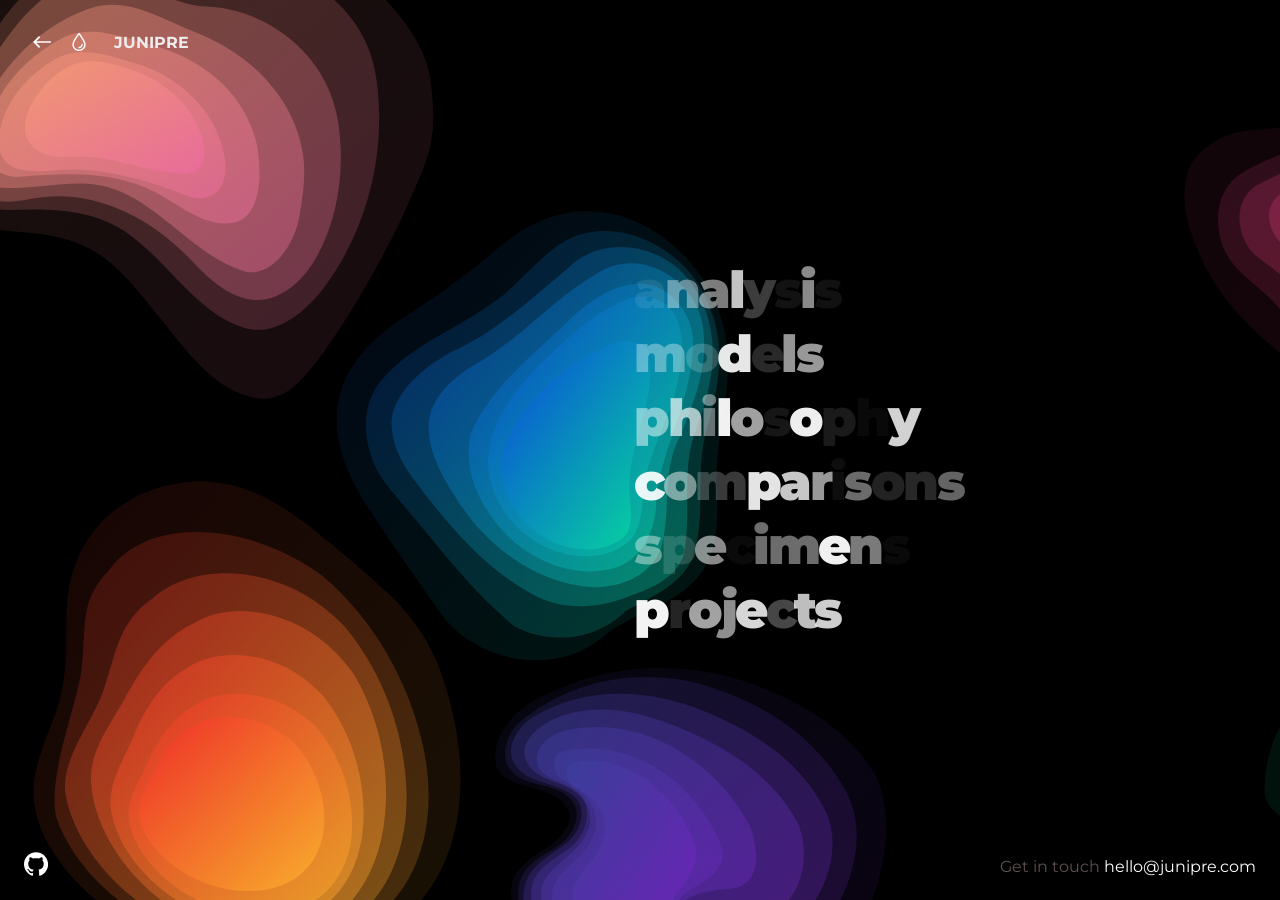
<file: index copy.html>
<!DOCTYPE html>
<html lang="en" class="no-js">
	<head>
		<meta charset="UTF-8" />
		<meta name="viewport" content="width=device-width, initial-scale=1">
		<title>Junipre</title>
		<meta name="description" content="Shape animation based on a work called Gradient Topography by Polar Vector" />
		<meta name="keywords" content="svg, animation, organic, shape, animejs, web design, web development, demo" />
		<meta name="author" content="Codrops" />
		<link rel="shortcut icon" href="favicon.ico">
		<link href="https://fonts.googleapis.com/css?family=Montserrat:400:700:900" rel="stylesheet">
		<link rel="stylesheet" type="text/css" href="css/base.css" />
		<script>document.documentElement.className="js";var supportsCssVars=function(){var e,t=document.createElement("style");return t.innerHTML="root: { --tmp-var: bold; }",document.head.appendChild(t),e=!!(window.CSS&&window.CSS.supports&&window.CSS.supports("font-weight","var(--tmp-var)")),t.parentNode.removeChild(t),e};supportsCssVars()||alert("Please view this demo in a modern browser that supports CSS Variables.");</script>
		<!--script src="//tympanus.net/codrops/adpacks/analytics.js"></script-->
	</head>
	<body class="demo-1">
		<svg class="hidden">
			<symbol id="icon-arrow" viewBox="0 0 24 24">
				<title>arrow</title>
				<polygon points="6.3,12.8 20.9,12.8 20.9,11.2 6.3,11.2 10.2,7.2 9,6 3.1,12 9,18 10.2,16.8 "/>
			</symbol>
			<symbol id="icon-drop" viewBox="0 0 24 24">
				<title>drop</title>
				<path d="M12,21c-3.6,0-6.6-3-6.6-6.6C5.4,11,10.8,4,11.4,3.2C11.6,3.1,11.8,3,12,3s0.4,0.1,0.6,0.3c0.6,0.8,6.1,7.8,6.1,11.2C18.6,18.1,15.6,21,12,21zM12,4.8c-1.8,2.4-5.2,7.4-5.2,9.6c0,2.9,2.3,5.2,5.2,5.2s5.2-2.3,5.2-5.2C17.2,12.2,13.8,7.3,12,4.8z"/><path d="M12,18.2c-0.4,0-0.7-0.3-0.7-0.7s0.3-0.7,0.7-0.7c1.3,0,2.4-1.1,2.4-2.4c0-0.4,0.3-0.7,0.7-0.7c0.4,0,0.7,0.3,0.7,0.7C15.8,16.5,14.1,18.2,12,18.2z"/>
			</symbol>
			<symbol id="icon-github" viewBox="0 0 32.6 31.8">
				<title>github</title>
				<path d="M16.3,0C7.3,0,0,7.3,0,16.3c0,7.2,4.7,13.3,11.1,15.5c0.8,0.1,1.1-0.4,1.1-0.8c0-0.4,0-1.4,0-2.8c-4.5,1-5.5-2.2-5.5-2.2c-0.7-1.9-1.8-2.4-1.8-2.4c-1.5-1,0.1-1,0.1-1c1.6,0.1,2.5,1.7,2.5,1.7c1.5,2.5,3.8,1.8,4.7,1.4c0.1-1.1,0.6-1.8,1-2.2c-3.6-0.4-7.4-1.8-7.4-8.1c0-1.8,0.6-3.2,1.7-4.4C7.4,10.7,6.8,9,7.7,6.8c0,0,1.4-0.4,4.5,1.7c1.3-0.4,2.7-0.5,4.1-0.5c1.4,0,2.8,0.2,4.1,0.5c3.1-2.1,4.5-1.7,4.5-1.7c0.9,2.2,0.3,3.9,0.2,4.3c1,1.1,1.7,2.6,1.7,4.4c0,6.3-3.8,7.6-7.4,8c0.6,0.5,1.1,1.5,1.1,3c0,2.2,0,3.9,0,4.5c0,0.4,0.3,0.9,1.1,0.8c6.5-2.2,11.1-8.3,11.1-15.5C32.6,7.3,25.3,0,16.3,0z"/>
			</symbol>
			<symbol id="icon-arrowback" viewBox="0 0 24 18">
				<title>arrow-back</title>
				<path d="M7.839 17.296a.847.847 0 0 0 1.21 0 .853.853 0 0 0 0-1.198L2.914 9.965h20.238A.843.843 0 0 0 24 9.118a.852.852 0 0 0-.847-.86H2.915l6.133-6.12a.868.868 0 0 0 0-1.21.847.847 0 0 0-1.21 0L.255 8.513a.833.833 0 0 0 0 1.197l7.585 7.586z" />
			</symbol>
		</svg>
		<main>
			<div class="content content--fixed">
				<header class="codrops-header">
					<div class="codrops-links">
						<a class="codrops-icon codrops-icon--prev" href="https://tympanus.net/Development/DecorativeLetterAnimations/" title="Previous Demo"><svg class="icon icon--arrow"><use xlink:href="#icon-arrow"></use></svg></a>
						<a class="codrops-icon codrops-icon--drop" href="https://tympanus.net/codrops/?p=33779" title="Back to the article"><svg class="icon icon--drop"><use xlink:href="#icon-drop"></use></svg></a>
					</div>
					<h1 class="codrops-header__title">JUNIPRE</h1>
				</header>
				<a class="github" href="www.junipre.com" title="Find this project on GitHub"><svg class="icon icon--github"><use xlink:href="#icon-github"></use></svg></a>
				<p class="info">Get in touch <a href="mailto:hello@junipre.com">hello@junipre.com</a></p>
			</div>
			<div class="content">
				<nav class="menu">
					<a href="#" class="menu__item">Analysis</a>
					<a href="#" class="menu__item">Models</a>
					<a href="#" class="menu__item">Philosophy</a>
					<a href="#" class="menu__item">Comparisons</a>
					<a href="#" class="menu__item">Specimens</a>
					<a href="#" class="menu__item">Projects</a>
				</nav>
				<svg class="scene" width="1440" height="800" preserveAspectRatio="xMinYMid slice" viewBox="0 0 1440 800" xmlns:pathdata="http://www.codrops.com/">
					<defs>
						<linearGradient id="gradient-1" x1="0%" y1="0%" x2="100%" y2="100%">
							<stop stop-color="#f19872"/>
							<stop offset="1" stop-color="#e86c9a"/>
						</linearGradient>
						<linearGradient id="gradient-2" x1="0%" y1="0%" x2="100%" y2="100%">
							<stop stop-color="#0947db"/>
							<stop offset="1" stop-color="#07d89d"/>
						</linearGradient>
						<linearGradient id="gradient-3" x1="0%" y1="0%" x2="100%" y2="100%">
							<stop stop-color="#ee2d29"/>
							<stop offset="1" stop-color="#f8ae2c"/>
						</linearGradient>
						<linearGradient id="gradient-4" x1="0%" y1="0%" x2="100%" y2="100%">
							<stop stop-color="#3a3d98"/>
							<stop offset="1" stop-color="#6f22b9"/>
						</linearGradient>
						<linearGradient id="gradient-5" x1="0%" y1="0%" x2="100%" y2="100%">
							<stop stop-color="#9d316e"/>
							<stop offset="1" stop-color="#de2d3e"/>
						</linearGradient>
						<linearGradient id="gradient-6" x1="0%" y1="0%" x2="100%" y2="100%">
							<stop stop-color="#00ac53"/>
							<stop offset="1" stop-color="#23c3e0"/>
						</linearGradient>
					</defs>
					<g class="blob-1">
						<path d="M 382.9,69.64 C 375.1,14.22 296.4,-55.5 243.8,-46.79 191.2,-38.08 156.2,-36.94 118.6,-50.49 80.98,-64.04 52.11,-60.24 17.7,-25.44 -16.71,9.355 -52.82,94.93 -55.27,139.3 -57.72,183.7 -49.76,192.9 -19.05,201.3 11.66,209.7 54.92,201.4 92.87,229.8 130.8,258.2 166.4,326.2 204.1,345.9 241.8,365.6 259.2,351.7 284.3,318.5 309.4,285.3 344.5,223.8 362.8,182.2 381.1,140.6 390.7,125.1 382.9,69.64 Z" pathdata:id="M 5153,15.13 C 5039,-791.7 3862,-1807 3080,-1680 2294,-1552 1772,-1536 1211,-1733 649,-1930 218.2,-1875 -295.2,-1369 -807.6,-862 -1347,382.9 -1383,1028 -1420,1675 -1302,1809 -843.9,1931 -385.4,2053 260.6,1933 826.6,2345 1391,2758 1924,3749 2487,4035 3049,4321 3308,4119 3682,3635 4058,3153 4581,2258 4854,1653 5127,1047 5271,821 5153,15.13 Z"/>
						<path d="M 334.7,65.61 C 325.3,7.593 270.9,-34.46 218.5,-24.5 172.3,-15.71 125.4,-34.55 78.72,-32.93 47.06,-31.83 19.45,-9.456 0.2296,18.39 -25.16,55.18 -48.95,99.72 -44.87,147.7 -42.59,174.6 -14.84,187.6 8.083,186.8 43.43,185.5 81.49,185.3 113.3,207.7 149.3,233 174.3,278.3 216.4,291.8 245.2,301 273.1,277.4 290.9,252.8 328.2,201.4 345.4,131.6 334.7,65.61 Z" pathdata:id="M 4434,-44.03 C 4293,-887.2 3482,-1499 2701,-1354 2012,-1227 1312,-1500 615.5,-1477 142.6,-1462 -269,-1137 -555.8,-730.8 -935.1,-195.7 -1289,452.3 -1230,1150 -1194,1541 -780,1732 -438.8,1719 88.59,1702 657.1,1697 1131,2023 1670,2392 2042,3051 2671,3246 3100,3381 3516,3037 3782,2680 4338,1933 4594,916 4434,-44.03 Z"/>
						<path d="M 301.9,109.3 C 293.3,47.28 237.7,6.176 183,4.292 145.9,3.015 112.1,-30.68 74.57,-21.98 34.9,-12.78 7.294,25.18 -14.63,60.94 -31.83,88.99 -48.3,127.3 -33.65,159.7 -23.55,182 5.521,181.2 25.57,177 78.49,166 132.1,191.4 170.7,232.8 188.4,251.7 212.7,272.9 238.5,266.6 270.8,258.7 289.6,222 298.2,188.1 304.7,162.7 305.6,135.5 301.9,109.3 Z" pathdata:id="M 3945,591.6 C 3818,-310.8 2988,-908.9 2170,-935.4 1618,-953.9 1113,-1444 553.6,-1318 -38.52,-1184 -450.6,-632.1 -777.1,-111.6 -1035,296.3 -1280,853.2 -1061,1324 -911.5,1651 -477,1639 -177.4,1578 612.1,1417 1412,1787 1988,2391 2252,2663 2615,2972 2999,2879 3481,2766 3761,2232 3891,1739 3987,1369 4001,973.5 3945,591.6 Z"/>
						<path d="M 270.4,134.6 C 261.3,81.3 218.6,43.99 174.5,26.82 143.8,14.87 112.1,-6.204 79.55,4.503 28.51,21.31 -15.53,68.11 -29.07,126.5 -32.74,142.3 -24.82,163.4 -8.561,165.9 28.45,171.7 65.61,154.5 102.4,169 144.1,185.5 173.6,227.9 216.1,241.9 241.4,250.2 263.3,218.9 267.7,191.8 270.8,173 273.7,153.5 270.4,134.6 Z" pathdata:id="M 3476,960.3 C 3339,184.5 2702,-358.8 2044,-608.5 1587,-781.2 1113,-1088 627.8,-933.3 -133.9,-687.9 -790.9,-7.384 -993,842.2 -1048,1072 -929.2,1380 -686.7,1416 -134.6,1501 419.9,1250 968.6,1462 1591,1702 2030,2318 2666,2521 3043,2642 3369,2188 3434,1793 3481,1520 3526,1235 3476,960.3 Z"/>
						<path d="M 229.8,128.8 C 219.9,79.76 177.5,48.4 135.7,37.08 107.6,29.47 77.51,16.26 50.19,30.71 15.21,49.21 -17.25,84.68 -19.56,130.1 -20.49,148.3 -1.181,158.1 12.81,156.9 54.23,153.4 97.99,150.9 137.1,171.2 160,183.1 183.3,204.3 209.2,198.6 228.3,194.4 233.1,167.4 231.8,148.1 231.3,141.6 231.1,135.1 229.8,128.8 Z" pathdata:id="M 2870,875.1 C 2721,162 2089,-294.5 1466,-458.8 1047,-569.7 597.1,-761.2 189.4,-551.2 -332.2,-282.3 -816.4,233.3 -850.7,895.2 -864.5,1158 -576.8,1301 -368.5,1285 249.9,1234 902.6,1198 1487,1493 1829,1667 2176,1974 2562,1892 2847,1829 2920,1439 2901,1157 2891,1062 2890,967.4 2870,875.1 Z"/>
						<path d="M 200.5,139 C 193.3,94.06 156.4,62.79 118.8,51.33 93.26,43.54 64.65,33.02 39.95,47.98 14.83,63.19 -8.802,89.75 -10.59,123.7 -11.24,136 -3.241,146.5 7.448,149.2 27.58,154.4 47.84,148.7 68.23,150 102,152.2 134.8,162.2 166.7,174.9 178.5,179.6 194.3,175.5 199.1,161 201.4,154.1 201.7,146.3 200.5,139 Z" pathdata:id="M 2432,1023 C 2325,370.1 1775,-85.13 1214,-251.5 831.7,-365.3 405.3,-518.1 36.61,-300.3 -338.1,-78.65 -690.2,307.2 -716.7,801.3 -727.3,979.5 -607.2,1133 -448,1172 -147.8,1248 154.5,1165 458.7,1184 962.8,1216 1453,1361 1928,1547 2103,1616 2340,1555 2412,1343 2446,1244 2450,1130 2432,1023 Z"/>
						<path d="M 181,126.6 C 174.1,88.88 143,63.51 111.8,52.84 96.72,47.68 81.29,42.27 65.2,44.56 48.48,46.94 34.04,57.55 22.98,71.55 12.53,84.78 0.8786,106.1 11.19,122.3 23.14,141.1 47.82,136.4 66.4,136.9 100.4,137.9 132.8,153.9 166.7,152.9 177.4,152.6 183.1,137.9 181,126.6 Z" pathdata:id="M 2142,843.1 C 2040,294.9 1574,-74.14 1108,-229.7 884.1,-305 654.1,-383.9 413.9,-350.6 164.3,-315.8 -51.66,-161 -216.3,42.61 -372.4,235.2 -546.1,545.3 -392,780.8 -214.3,1055 154.5,985.6 431.8,993.8 938.2,1008 1422,1241 1928,1225 2088,1221 2172,1008 2142,843.1 Z"/>
					</g>
					<g class="blob-2">
						<path d="M 392.8,547.7 C 427.8,592.2 497.3,600.5 536.4,565.8 561.4,545.7 595.7,539.8 618,516 635.7,498.1 638.6,470.8 637.7,445.6 636.8,425 636.9,404.2 640.7,384.2 645.7,352.9 651.8,320.4 642.8,288.1 629.8,234.1 578.5,188 524,187.1 490.6,186 460.7,202.9 437.5,224.4 411.5,245.9 384.3,266.1 355.4,283.4 329.4,301.4 305.1,326.1 299.7,359.5 294.8,392.4 309.6,425.9 328.3,453.7 348.9,485.7 371.1,516.5 392.8,547.7 Z" pathdata:id="M -907.7,1516 C -413.5,1881 567.9,1950 1120,1664 1473,1499 1957,1451 2272,1255 2522,1108 2563,884.2 2550,677.2 2538,508 2539,337.1 2593,172.8 2663,-84.28 2749,-351.2 2622,-616.5 2439,-1060 1714,-1439 944.9,-1446 473.3,-1455 51.08,-1316 -276.5,-1140 -643.6,-963.2 -1028,-797.3 -1436,-655.2 -1803,-507.3 -2146,-304.4 -2222,-30.07 -2291,240.2 -2082,515.3 -1818,743.7 -1528,1007 -1214,1260 -907.7,1516 Z"/>
						<path d="M 340.9,428.6 C 353.4,444.4 366.9,459.6 379.5,475.4 403.4,504.3 427.7,533.6 456.8,557.3 489.9,575 531.5,568.6 556.1,543.8 577.6,531.8 603,522 614.9,498.7 630.2,460.2 616.4,415 630.3,376.1 638.9,344.4 645.6,309 632.7,275.9 618.1,227.4 561.8,193.1 515.5,207.3 484.3,217.6 466.6,247.4 441,265.8 407,291.9 363.4,305.4 336.1,339.9 317.5,364.6 321.9,402.7 340.9,428.6 Z" pathdata:id="M -1640,537.5 C -1464,667.3 -1273,792.2 -1095,921.9 -758,1159 -414.9,1400 -3.984,1595 463.4,1740 1051,1687 1398,1484 1702,1385 2060,1305 2228,1113 2444,797.1 2250,425.8 2446,106.3 2567,-154.1 2662,-444.9 2480,-716.8 2274,-1115 1479,-1397 824.9,-1280 384.3,-1196 134.4,-950.9 -227.1,-799.7 -707.2,-585.3 -1323,-474.4 -1708,-191.1 -1971,11.82 -1909,324.8 -1640,537.5 Z"/>
						<path d="M 364,422.9 C 394.4,463.7 427.7,505 472.9,529.1 501.3,545.1 534.9,541.5 562.1,529.8 580.3,523.3 600.7,514.7 608,495.2 616.7,457.8 605,416.3 619.9,380.5 630.8,351 639.4,318.4 631.4,285.6 625.5,259.5 608.2,233.9 582.7,223.9 556.1,212.3 523.9,216.4 504.6,236.5 471.3,263.8 439.6,294.5 399.5,312 377.2,324.8 354.4,341.5 346.9,367.9 343.9,387.1 352.3,407.1 364,422.9 Z" pathdata:id="M -1314,490.7 C -885.1,825.8 -414.9,1165 223.3,1363 624.4,1494 1099,1465 1483,1369 1740,1315 2028,1245 2131,1085 2254,777.4 2089,436.5 2299,142.4 2453,-99.89 2574,-367.7 2461,-637.1 2378,-851.5 2134,-1062 1774,-1144 1398,-1239 943.5,-1205 671,-1040 200.8,-816.1 -246.8,-564 -813.1,-420.2 -1128,-315.1 -1450,-177.9 -1556,38.93 -1598,196.6 -1480,360.9 -1314,490.7 Z"/>
						<path d="M 408.3,450.5 C 435.7,490.6 480.5,521.6 527.9,523.4 552.1,523.7 578.3,513.4 587.8,489.9 598.4,457.4 588.6,419.1 605.1,388.6 617,358.2 631.3,326.4 626.7,291.7 625.4,265.1 603.9,241.4 579.2,233.5 562.9,227.8 545.2,230.5 531.6,239.3 489.8,262.6 459.6,301.6 417.1,323.9 399.2,335.6 380.7,351.8 378.5,375.4 377.1,402.8 393.4,428 408.3,450.5 Z" pathdata:id="M -688.8,717.4 C -301.9,1047 330.7,1301 999.9,1316 1342,1319 1712,1234 1846,1041 1995,774.1 1857,459.5 2090,209 2258,-40.75 2460,-302 2395,-587 2377,-805.5 2073,-1000 1724,-1065 1494,-1112 1244,-1090 1052,-1017 462,-826 35.55,-505.7 -564.5,-322.5 -817.3,-226.4 -1079,-93.31 -1110,100.5 -1129,325.6 -899.2,532.6 -688.8,717.4 Z"/>
						<path d="M 434.2,460.1 C 459.4,497.5 508.6,519.5 549.5,506.1 573.6,496.7 585.5,469.4 584.7,443.4 590.7,393.5 619.2,350 618.4,298.4 617.7,273.1 595.7,246.3 569.9,246.9 540.6,247.7 517.9,267.6 498.5,286.7 467.6,315.7 432.8,343.2 415.3,383.7 408.6,409.5 417.9,438.3 434.2,460.1 Z" pathdata:id="M -323.1,796.3 C 32.73,1103 727.4,1284 1305,1174 1645,1097 1813,872.7 1802,659.1 1887,249.2 2289,-108.1 2278,-531.9 2268,-739.8 1957,-959.9 1593,-955 1179,-948.4 858.7,-784.9 584.8,-628 148.5,-389.8 -342.9,-164 -590,168.7 -684.6,380.6 -553.3,617.2 -323.1,796.3 Z"/>
						<path d="M 446,458.6 C 471.3,494.2 524.6,510.3 557.7,485.8 573.8,473.9 571.9,450.1 574.8,431.1 579.9,397.6 598.7,369.4 605.6,336.4 609.8,316.6 613,294.3 604.6,274.5 597.6,258 576.8,251.3 560.8,256.8 530.7,267.1 508.3,289.4 485.9,310.3 460.7,333.8 435.9,361.7 429.7,397.7 426.2,418.5 433.3,440.8 446,458.6 Z" pathdata:id="M -156.5,783.9 C 200.8,1076 953.4,1209 1421,1007 1648,909.6 1621,714.1 1662,558.1 1734,282.9 2000,51.25 2097,-219.8 2156,-382.4 2202,-565.6 2083,-728.3 1984,-863.8 1690,-918.8 1464,-873.6 1039,-789 723.2,-605.9 406.9,-434.2 51.08,-241.2 -299.1,-12 -386.6,283.7 -436.1,454.6 -335.8,637.7 -156.5,783.9 Z"/>
						<path d="M 451.9,456.5 C 474.7,489.7 523.3,505.1 554.4,482.8 566.2,474.4 563.5,457 562.3,443.4 557.8,394.7 589.2,351.4 580.7,303.2 578.3,289.3 558.1,289.3 547.2,293.4 503.5,310 466,342.4 444.9,384.3 434,406 437,434.8 451.9,456.5 Z" pathdata:id="M -73.17,766.7 C 248.8,1039 935,1166 1374,982.7 1541,913.7 1503,770.8 1486,659.1 1422,259.1 1866,-96.6 1745,-492.5 1712,-606.7 1426,-606.7 1272,-573 655.4,-436.7 125.9,-170.5 -172,173.6 -325.9,351.9 -283.6,588.4 -73.17,766.7 Z"/>
					</g>
					<g class="blob-3">
						<path d="M 173.8,427.1 C 141.9,428.2 110,441.6 88.2,465.2 72.4,482.5 62.6,504.9 59.9,528 57.8,544.1 59,560.4 58.3,576.6 57.7,596.5 55.5,616.6 48.3,635.3 41,655.6 31.4,675.6 29.5,697.4 27.7,717.8 34.7,738.1 45.4,755.3 62.6,783.8 88.7,806.2 117.6,822.4 160.6,846.7 210.5,859.2 259.9,855.9 294.6,853.3 329.3,841.6 356.2,819.1 376.4,802.2 391.6,779.6 400,754.7 411.5,721.5 411.8,685.4 406.2,651 402.6,629.5 396.7,608.3 388.6,588.1 378.4,563.9 362.6,542.2 343,524.8 323.5,506.4 302.7,489.6 282.1,472.6 261.7,456.5 239.9,441 214.9,433 201.6,428.8 187.7,426.9 173.8,427.1 Z" pathdata:id="M 397.4,-2057 C 43.67,-2047 -310.1,-1933 -551.9,-1731 -727.1,-1583 -835.8,-1391 -865.7,-1193 -889,-1056 -875.7,-916.3 -883.5,-777.8 -890.1,-607.5 -914.5,-435.6 -994.4,-275.6 -1075,-102 -1182,69.08 -1203,255.6 -1223,430.1 -1145,603.7 -1027,750.8 -835.8,994.6 -546.3,1186 -225.8,1325 251.1,1533 804.4,1640 1352,1611 1737,1589 2122,1489 2420,1297 2644,1152 2813,958.7 2906,745.7 3034,461.7 3037,152.9 2975,-141.3 2935,-325.3 2869,-506.6 2780,-679.4 2666,-886.4 2491,-1072 2274,-1221 2058,-1378 1827,-1522 1598,-1667 1372,-1805 1130,-1938 853.2,-2006 705.7,-2042 551.6,-2058 397.4,-2057 Z"/>
						<path d="M 270.9,500.2 C 211.4,463.7 131.3,458.8 96.6,505 67.9,535.1 76.8,555.9 71.2,597 66.7,628.3 39.6,694.8 49.6,728.3 64.9,771.1 104.8,807.1 147.6,827.2 220.4,861.9 308.1,851.5 351,799.8 382.5,762.5 388.1,708.4 375.3,657 362.7,604.3 333.3,550.6 287.7,511.6 282.5,507.3 276.4,503.7 270.9,500.2 Z" pathdata:id="M 1474,-1431 C 814.4,-1744 -73.88,-1785 -458.7,-1390 -777,-1133 -678.3,-954.8 -740.4,-603.3 -790.3,-335.5 -1091,233.3 -979.9,519.9 -810.3,886 -367.8,1194 106.9,1366 914.2,1663 1887,1574 2363,1131 2712,812.4 2774,349.7 2632,-90.02 2492,-540.8 2166,-1000 1661,-1334 1603,-1371 1535,-1401 1474,-1431 Z"/>
						<path d="M 293.7,543 C 246.1,501.3 173.5,495.7 134.5,530.1 103.6,551.6 102,579 90.1,613.7 80.9,640.3 52.5,673.7 56.2,704.5 62.7,744.3 92.8,782.3 128.2,807 188.2,849.3 269.3,854.8 316.5,817 351.2,789.8 365.1,743.7 362.1,696.9 359.4,648.9 341.7,597.3 307.1,555.6 303,551.1 298.2,546.9 293.7,543 Z" pathdata:id="M 1727,-1065 C 1199,-1422 394.1,-1470 -38.39,-1176 -381.1,-991.6 -398.8,-757.2 -530.8,-460.4 -632.8,-232.9 -947.8,52.83 -906.7,316.3 -834.7,656.7 -500.8,981.8 -108.3,1193 557.1,1555 1457,1602 1980,1279 2365,1046 2519,651.6 2486,251.3 2456,-159.3 2259,-600.7 1876,-957.4 1830,-995.9 1777,-1032 1727,-1065 Z"/>
						<path d="M 306.5,585.5 C 271.3,542.9 209.4,527.6 170.8,551.4 141,565.4 122.7,593.1 107.5,621.2 95.7,642.6 79.3,662.6 78,689.5 77.9,724.6 98.5,761.5 125.5,787.7 171.3,832.7 240.7,849.2 286.9,823.6 320.8,805.3 339.5,767.9 343.5,727.3 348.1,685.8 340.2,639 316.2,598.2 313.4,593.8 309.8,589.5 306.5,585.5 Z" pathdata:id="M 1869,-701.6 C 1479,-1066 792.2,-1197 364.2,-993.3 33.69,-873.6 -169.3,-636.6 -337.8,-396.3 -468.7,-213.2 -650.6,-42.12 -665,188 -666.1,488.2 -437.6,803.9 -138.2,1028 369.7,1413 1139,1554 1652,1335 2028,1179 2235,858.6 2279,511.3 2330,156.3 2243,-244 1977,-593 1946,-630.6 1906,-667.4 1869,-701.6 Z"/>
						<path d="M 280.7,608.1 C 246.6,575.5 192.1,568.4 161.1,591.9 136.8,606.5 123.6,631.5 113.1,656.6 105,675.7 92.7,694 94,716.8 97.1,746.3 118.2,775.4 143.7,795 187.1,828.6 248.2,836 285.6,810.2 313,791.7 325.6,758.4 325.4,723.9 325.5,688.6 314.5,650 290.2,617.8 287.4,614.4 284,611.1 280.7,608.1 Z" pathdata:id="M 1583,-508.3 C 1205,-787.2 600.4,-847.9 256.6,-646.9 -12.89,-522 -159.3,-308.1 -275.7,-93.44 -365.5,69.94 -502,226.5 -487.5,421.5 -453.2,673.9 -219.2,922.8 63.63,1090 544.9,1378 1223,1441 1637,1220 1941,1062 2081,777.4 2079,482.2 2080,180.3 1958,-149.9 1688,-425.3 1657,-454.4 1620,-482.7 1583,-508.3 Z"/>
						<path d="M 276,636.4 C 245.2,609.2 196.1,603.3 168.1,622.9 146.2,635.1 134.3,656 124.8,676.9 117.5,692.9 106.4,708.2 107.6,727.2 110.4,751.8 129.4,776.1 152.4,792.5 191.6,820.5 246.7,826.7 280.4,805.2 305.1,789.7 316.5,761.9 316.3,733.1 316.4,703.6 306.4,671.4 284.5,644.5 282,641.7 278.9,639 276,636.4 Z" pathdata:id="M 1531,-266.2 C 1189,-498.9 644.7,-549.4 334.2,-381.7 91.36,-277.4 -40.61,-98.58 -146,80.2 -226.9,217.1 -350,347.9 -336.7,510.5 -305.7,720.9 -94.95,928.8 160.1,1069 594.8,1309 1206,1362 1580,1178 1854,1045 1980,807.3 1978,560.9 1979,308.6 1868,33.16 1625,-196.9 1597,-220.9 1563,-244 1531,-266.2 Z"/>
						<path d="M 257.2,650 C 230.7,627.8 188.4,623 164.2,639 145.4,648.9 135.1,666 127,683.1 120.6,696.1 111.1,708.6 112.1,724.2 114.5,744.2 130.9,764.1 150.8,777.5 184.5,800.4 232,805.4 261,787.9 282.4,775.2 292.2,752.5 292,729 292.1,704.9 283.5,678.6 264.6,656.6 262.4,654.3 259.8,652.1 257.2,650 Z" pathdata:id="M 1322,-149.9 C 1028,-339.8 559.4,-380.9 291,-244 82.49,-159.3 -31.74,-13.04 -121.6,133.2 -192.5,244.4 -297.9,351.4 -286.8,484.8 -260.2,655.9 -78.32,826.1 142.4,940.7 516.1,1137 1043,1179 1364,1030 1602,921.1 1710,726.9 1708,525.9 1709,319.7 1614,94.74 1404,-93.44 1380,-113.1 1351,-131.9 1322,-149.9 Z"/>
					</g>
					<g class="blob-4">
						<path d="M 778.8,689.3 C 754.9,648.4 714.8,625.1 674.8,609.6 610.7,584.7 536.9,587.1 473.7,622.5 455.8,632.5 438,652.5 439.7,676.1 440.7,689.6 454.1,694.4 464,697.6 478.2,702.1 495.8,703.7 504.4,718.9 509.6,728.1 502.1,738.5 495.9,744.7 482.9,757.8 462.4,762.9 455.4,782.5 450.3,796.8 457.2,811.5 462.3,824.1 471.5,847 480.1,870.5 493.1,891 514.4,924.6 545.4,953 583.1,957.3 613.1,960.8 647.6,952.4 668.5,925.6 680.8,909.8 668.1,883.1 682.7,869.2 699,853.8 723.8,862.9 742.6,850.4 757.9,840.3 767,822.3 773.8,804.5 786.8,770.4 793.7,730.6 781.8,696.2 781,693.9 780,691.4 778.8,689.3 Z" pathdata:id="M 5319,-184.4 C 4818,-613.8 3977,-858.4 3137,-1021 1792,-1283 244.2,-1257 -1082,-885.7 -1457,-780.7 -1831,-570.7 -1795,-322.9 -1774,-181.2 -1493,-130.8 -1285,-97.2 -987.4,-49.95 -618.1,-33.15 -437.7,126.4 -328.6,223.1 -485.9,332.3 -616,397.4 -888.8,534.9 -1319,588.4 -1466,794.2 -1573,944.4 -1428,1099 -1321,1231 -1128,1472 -947.5,1718 -674.8,1934 -227.9,2286 422.5,2585 1213,2630 1843,2666 2567,2578 3005,2297 3263,2131 2997,1851 3303,1705 3645,1543 4165,1638 4560,1507 4881,1401 5072,1212 5214,1025 5487,667.2 5632,249.3 5382,-111.9 5365,-136.1 5344,-162.3 5319,-184.4 Z"/>
						<path d="M 753,704 C 727.4,655.2 681,626 633.8,610.1 577,591 510.2,599.1 460.3,641.1 449.3,650.4 442.5,671.1 452.4,683.2 467.1,701 495.4,693 508.6,712.5 516.9,724.7 507.5,742.6 496.5,750.3 483,759.8 464.4,766.8 460.3,785.6 455.4,808.3 470,827.3 478,846.6 492.2,880.9 515.1,913.8 548,926.1 576.2,936.7 612.4,931.4 633.7,905.5 644,893 638.1,874.5 633.1,860.8 629.7,851.5 622.1,837.2 631,830.6 648.8,817.3 671.4,833.3 692,833.1 715.1,832.8 738.2,818.9 749.6,794.8 762.9,766.7 767.2,731 753,704 Z" pathdata:id="M 4778,-30 C 4241,-542.4 3267,-849 2277,-1016 1085,-1217 -316,-1131 -1363,-690.4 -1594,-592.8 -1736,-375.4 -1529,-248.4 -1220,-61.5 -626.5,-145.5 -349.6,59.25 -175.4,187.4 -372.6,375.3 -603.4,456.1 -886.7,555.9 -1277,629.4 -1363,826.8 -1466,1065 -1159,1265 -991.6,1467 -693.6,1827 -213.2,2173 477,2302 1069,2413 1828,2358 2275,2086 2491,1955 2367,1760 2262,1616 2191,1519 2032,1369 2218,1299 2592,1160 3066,1328 3498,1326 3983,1322 4467,1176 4707,923.4 4986,628.4 5076,253.5 4778,-30 Z"/>
						<path d="M 733.5,718.1 C 710.1,672.5 666.5,646.6 623.8,629.3 576,609.9 519.6,606.7 472.6,634.7 460.3,642 446.8,660.2 453.9,674.9 464.5,696.6 494,691.8 509.8,707.6 519.5,717.3 515,736.1 504.9,745.3 490.6,758.5 469.3,766 464.2,787.1 459.1,808.2 473.3,826.2 481,844.3 494.1,875.1 516.6,904.3 547.4,912 570.9,917.9 600.9,912.8 616.7,890.6 626.7,876.6 616.8,858.6 613.4,843.6 611.4,834.5 610.7,821.4 620.1,817.1 634.5,810.5 649.8,816.5 664.1,819.2 682.2,822.6 703.9,824.1 718.4,807.8 738.7,785 747.8,745.9 733.5,718.1 Z" pathdata:id="M 4369,118.1 C 3878,-360.8 2963,-632.7 2067,-814.4 1064,-1018 -118.8,-1052 -1105,-757.6 -1363,-681 -1646,-489.9 -1497,-335.6 -1275,-107.7 -655.9,-158.1 -324.4,7.8 -120.9,109.6 -215.3,307.1 -427.2,403.6 -727.2,542.2 -1174,621 -1281,842.6 -1388,1064 -1090,1253 -928.6,1443 -653.8,1767 -181.7,2073 464.5,2154 957.5,2216 1587,2162 1918,1929 2128,1782 1920,1593 1849,1436 1807,1340 1792,1203 1990,1158 2292,1088 2613,1151 2913,1180 3293,1215 3748,1231 4052,1060 4478,820.5 4669,409.9 4369,118.1 Z"/>
						<path d="M 708.1,726.8 C 684,683.8 642.3,659.6 601.1,642.5 566.4,628.1 526.7,619 490.2,634.7 477.3,640.3 459.3,653.7 462.9,669.2 468.2,691.6 497.4,690 512.3,704.1 524.8,715.9 518.2,740.2 504.8,750.5 490.9,761.2 470.4,770.4 468.7,789.9 466.1,820.5 487.2,845.6 502.3,869.3 517.7,893.4 548.1,901.7 574.7,893.2 586.2,889.5 602,884.2 603.8,868.4 605.8,850.6 596.2,830.9 606.6,814.8 615.2,801.4 632.3,804.1 644.9,806.3 661.6,809.2 681.1,816.1 696.3,803.5 712.4,790.1 717.5,764.3 713.7,743.3 712.6,737.4 710.9,731.8 708.1,726.8 Z" pathdata:id="M 3836,209.4 C 3330,-242.1 2455,-496.2 1591,-675.7 863.1,-826.9 30.17,-922.5 -735.6,-757.6 -1006,-698.9 -1384,-558.1 -1308,-395.4 -1197,-160.2 -584.5,-177 -271.9,-28.95 -9.696,94.95 -148.2,350.1 -429.3,458.3 -720.9,570.6 -1151,667.2 -1187,871.9 -1241,1193 -798.5,1457 -481.7,1706 -158.7,1959 479.1,2046 1037,1957 1278,1918 1610,1862 1648,1696 1690,1509 1488,1302 1706,1133 1887,992.7 2246,1021 2510,1044 2860,1075 3269,1147 3588,1015 3926,874.1 4033,603.1 3953,382.6 3930,320.7 3895,261.9 3836,209.4 Z"/>
						<path d="M 664.8,728.2 C 631.2,667.3 565,629.4 500.7,642.1 488.1,644.6 471.1,653.5 470.9,669 470.7,684.7 489.7,688 500.7,694 512.5,700.5 523.9,715.8 518.6,732.1 511.3,754.3 488.5,762.1 477.5,780.8 471.2,791.6 476.7,804.4 481.4,814.3 493.3,839.3 507.1,866.2 531.1,876.7 547.9,884.1 571.5,883.2 584,866.6 597.3,849 585.7,821.6 600.2,804.4 613.8,788.2 635,789.7 652.7,786.9 664.8,785 673.2,770.5 671.5,756.8 670.2,746.8 669.4,736.6 664.8,728.2 Z" pathdata:id="M 2928,224.1 C 2223,-415.4 833.7,-813.3 -515.3,-679.9 -779.7,-653.7 -1136,-560.2 -1141,-397.5 -1145,-232.6 -746.1,-198 -515.3,-135 -267.8,-66.75 -28.58,93.9 -139.8,265.1 -292.9,498.1 -771.3,580.1 -1002,776.4 -1134,889.8 -1019,1024 -920.2,1128 -670.6,1391 -381,1673 122.5,1783 474.9,1861 970.1,1852 1232,1677 1511,1493 1268,1205 1572,1024 1858,854.1 2302,869.9 2674,840.4 2928,820.5 3104,668.2 3068,524.4 3041,419.4 3024,312.3 2928,224.1 Z"/>
						<path d="M 631.8,730.9 C 603.5,677.9 545.7,644.4 490.3,657.6 479.9,660.1 480.3,678 489.7,683.2 503.7,690.8 519.9,701.8 521.7,720.9 523.5,740.1 507.9,754.5 495.5,765.6 486.8,773.3 477.1,786.1 481.5,799.1 490.4,825.5 504.6,850.7 525.9,865.6 540.9,876.1 566.2,876.9 578.1,859.4 590.7,840.9 584.1,813.5 598.8,796.1 610.5,782.3 630.4,780.1 638,762.5 642.6,751.8 636.7,740.1 631.8,730.9 Z" pathdata:id="M 2235,252.4 C 1641,-304.1 428.8,-655.8 -733.5,-517.2 -951.7,-490.9 -943.3,-303 -746.1,-248.4 -452.4,-168.6 -112.5,-53.1 -74.73,147.4 -36.97,349.1 -364.3,500.3 -624.4,616.8 -806.9,697.6 -1010,832.1 -918.1,968.6 -731.4,1246 -433.5,1510 13.38,1667 328.1,1777 858.9,1785 1109,1602 1373,1407 1234,1120 1543,937.1 1788,792.1 2206,769.1 2365,584.2 2462,471.9 2338,349.1 2235,252.4 Z"/>
						<path d="M 605.4,726 C 583.9,681.3 537.7,649.8 492.2,660.3 481.4,662.8 486.4,681.2 495.3,684.8 508.5,690.1 521.5,701.5 523.5,718.9 525.3,735 516.4,749.5 506.5,760.4 498.9,768.8 489.3,781.1 493.3,793.4 499.6,812.6 515.2,825.6 530.5,835.6 543.1,843.9 564.7,842.9 573,826.4 581.3,809.8 587.6,792 599.3,778.2 607.9,768.1 616,753.3 610.7,739.4 609,734.8 607.4,730.2 605.4,726 Z" pathdata:id="M 1681,201 C 1230,-268.4 260.9,-599.1 -693.6,-488.9 -920.2,-462.6 -815.3,-269.4 -628.6,-231.6 -351.7,-175.9 -78.93,-56.25 -36.97,126.4 0.794,295.5 -185.9,447.8 -393.6,562.2 -553.1,650.4 -754.5,779.6 -670.6,908.7 -538.4,1110 -211.1,1247 109.9,1352 374.2,1439 827.4,1428 1002,1255 1176,1081 1308,894 1553,749.1 1734,643.1 1904,487.6 1792,341.7 1757,293.4 1723,245.1 1681,201 Z"/>
					</g>
					<g class="blob-5">
						<path d="M 1229,381.2 C 1281,409.5 1344,410.5 1403,415.2 1429,417.7 1458,422.8 1481,407.4 1512,387.7 1523,347.2 1509,316.1 1495,283.1 1469,253.2 1467,216.9 1466,152.1 1504,90.5 1504,23.4 1505,-0.0188 1490,-21.74 1467,-30.8 1442,-40.62 1414,-37.76 1388,-33.1 1332,-23.1 1285,12.77 1250,55.49 1219,94.63 1164,112.5 1112,115.6 1089,116.7 1063,130.5 1055,152.2 1046,181.3 1057,208.7 1069,234 1091,280.8 1136,313.5 1177,346.9 1193,359.3 1210,370.4 1229,381.2 Z" pathdata:id="M -777.7,1456 C -121,1624 674.7,1630 1420,1658 1748,1673 2115,1703 2405,1612 2797,1494 2935,1254 2759,1069 2582,872.4 2253,694.6 2228,478.8 2216,93.49 2696,-272.8 2696,-671.8 2708,-811 2519,-940.2 2228,-994 1912,-1052 1559,-1035 1230,-1008 523.2,-948.3 -70.45,-735 -512.5,-481 -904,-248.2 -1599,-142 -2255,-123.5 -2546,-117 -2874,-34.95 -2975,94.08 -3089,267.1 -2950,430 -2799,580.5 -2521,858.7 -1952,1053 -1434,1252 -1232,1325 -1018,1391 -777.7,1456 Z"/>
						<path d="M 1255,378.6 C 1309,404.6 1372,400.5 1430,410.5 1457,414.8 1489,404 1502,380.3 1517,354.4 1510,324.1 1495,300.3 1479,273.7 1461,248.5 1461,215.9 1463,147.6 1504,86.49 1500,18.09 1498,-14.13 1463,-34.18 1428,-33.14 1378,-30.23 1324,-13.56 1295,27.12 1272,60.79 1243,93.34 1203,112.6 1169,128.8 1132,134.4 1101,154.2 1076,170.8 1076,207.4 1091,230.1 1101,245.6 1119,255.7 1132,270.5 1167,304 1197,343.3 1239,370.3 1244,373.5 1249,375.6 1255,378.6 Z" pathdata:id="M -449.3,1440 C 232.7,1595 1028,1570 1761,1630 2102,1656 2506,1591 2670,1450 2860,1296 2771,1116 2582,974.7 2380,816.5 2152,666.7 2152,472.8 2178,66.73 2696,-296.6 2645,-703.3 2620,-894.9 2178,-1014 1736,-1008 1104,-990.6 422.1,-891.5 55.85,-649.6 -234.6,-449.4 -600.9,-255.9 -1106,-141.4 -1536,-45.06 -2003,-11.76 -2394,106 -2710,204.7 -2710,422.3 -2521,557.3 -2394,649.4 -2167,709.5 -2003,797.5 -1561,996.7 -1182,1230 -651.4,1391 -588.3,1410 -525.1,1422 -449.3,1440 Z"/>
						<path d="M 1267,366.4 C 1321,392.2 1386,381.6 1444,395.7 1472,402 1501,381.5 1504,354.5 1508,326.4 1493,301.8 1478,277 1465,256 1456,231.1 1458,206.4 1463,142.5 1501,80.91 1496,15.8 1494,-15.3 1457,-33.15 1424,-32.43 1387,-29.82 1345,-20.25 1321,9.29 1298,38.8 1282,74.21 1250,98.11 1210,127.6 1161,140.4 1117,162.6 1090,175.4 1095,214.2 1116,229.7 1131,240.3 1145,252 1158,266 1191,301.7 1220,343.2 1267,366.4 Z" pathdata:id="M -297.8,1368 C 384.2,1521 1205,1458 1938,1542 2291,1579 2658,1457 2696,1297 2746,1130 2557,983.6 2367,836.1 2203,711.3 2089,563.2 2115,416.4 2178,36.4 2658,-329.8 2594,-717 2569,-901.9 2102,-1008 1685,-1004 1218,-988.2 687.4,-931.3 384.2,-755.7 93.74,-580.2 -108.3,-369.6 -512.5,-227.5 -1018,-52.19 -1637,23.92 -2192,155.9 -2533,232 -2470,462.7 -2205,554.9 -2015,617.9 -1839,687.5 -1674,770.7 -1258,983 -891.4,1230 -297.8,1368 Z"/>
						<path d="M 1273,351 C 1314,371.2 1362,369.7 1407,369.8 1427,370.4 1446,374.1 1465,375.8 1487,376 1500,352.2 1497,334.6 1493,316.9 1483,304.5 1474,290.8 1460,270.1 1447,246 1448,220.4 1452,150.6 1492,86.49 1490,16.84 1489,-11.44 1455,-29.67 1425,-28.44 1394,-27.98 1360,-21.9 1339,2.072 1322,20.33 1316,45.73 1300,64.88 1263,109 1211,139.7 1157,159.5 1143,165 1126,172 1123,186.7 1121,201.4 1129,214.1 1141,223.2 1169,241.7 1187,268.9 1207,293.8 1225,317 1246,336.5 1273,351 Z" pathdata:id="M -222,1276 C 295.8,1396 902.1,1387 1470,1388 1723,1391 1963,1413 2203,1424 2481,1425 2645,1283 2607,1179 2557,1073 2430,999.7 2317,918.2 2140,795.1 1976,651.8 1988,499.6 2039,84.57 2544,-296.6 2519,-710.8 2506,-878.9 2077,-987.3 1698,-980 1306,-977.3 876.8,-941.1 611.6,-798.6 396.9,-690 321.1,-539 119,-425.1 -348.3,-162.8 -1005,19.76 -1687,137.5 -1864,170.2 -2079,211.8 -2117,299.2 -2142,386.6 -2041,462.1 -1889,516.2 -1536,626.2 -1308,788 -1056,936 -828.2,1074 -563,1190 -222,1276 Z"/>
						<path d="M 1295,340 C 1335,359.4 1382,351.9 1426,351.2 1440,351.7 1459,354.5 1469,342.5 1481,329.3 1474,309.1 1465,296.6 1454,281.2 1443,267 1442,249.9 1441,216.6 1447,182.9 1456,150.9 1468,106.1 1491,62.3 1487,15.27 1485,-10.69 1455,-26.7 1428,-26.92 1397,-26.59 1363,-17.36 1346,6.839 1335,24.08 1331,45.14 1317,61.85 1294,89.26 1268,114.3 1239,137.7 1219,153.4 1194,162 1176,178.4 1161,194.2 1176,216 1188,229.1 1223,266.5 1246,316.3 1295,340 Z" pathdata:id="M 55.85,1211 C 561,1326 1155,1281 1710,1277 1887,1280 2127,1297 2253,1226 2405,1147 2317,1027 2203,952.7 2064,861.1 1925,776.7 1912,675 1900,477 1976,276.6 2089,86.35 2241,-180 2531,-440.5 2481,-720.1 2456,-874.5 2077,-969.7 1736,-971 1344,-969 914.7,-914.1 700,-770.2 561,-667.7 510.5,-542.5 333.7,-443.1 43.22,-280.2 -285.2,-131.3 -651.4,7.864 -904,101.2 -1220,152.4 -1447,249.9 -1637,343.8 -1447,473.4 -1296,551.3 -853.5,773.7 -563,1070 55.85,1211 Z"/>
						<path d="M 1316,322 C 1349,337.5 1392,337 1427,325.7 1440,320.3 1450,303.4 1441,291.6 1425,271.1 1429,245 1432,221.1 1441,153.6 1479,91.97 1485,22.72 1487,-1.013 1460,-19.56 1435,-24.24 1402,-28.47 1363,-13.3 1350,16.32 1343,36.99 1332,54.03 1318,72.92 1283,111.6 1235,142.5 1215,191.8 1206,212.7 1225,233.6 1240,248.3 1264,274.5 1282,306.8 1316,322 Z" pathdata:id="M 321.1,1104 C 737.9,1196 1281,1193 1723,1126 1887,1094 2014,993.1 1900,923 1698,801.1 1748,645.9 1786,503.8 1900,102.4 2380,-264 2456,-675.8 2481,-816.9 2140,-927.2 1824,-955 1407,-980.2 914.7,-890 750.5,-713.9 662.1,-591 523.2,-489.6 346.3,-377.3 -95.71,-147.3 -701.9,36.4 -954.5,329.5 -1068,453.8 -828.2,578.1 -638.8,665.5 -335.7,821.3 -108.3,1013 321.1,1104 Z"/>
						<path d="M 1324,301.4 C 1346,310.6 1377,312.3 1400,297 1414,287.4 1415,271 1411,256.5 1399,221.9 1422,183.4 1434,146.7 1448,101.5 1474,57.24 1473,10.72 1472,-13.48 1442,-25.38 1416,-19.85 1394,-14.87 1375,4.724 1369,25.13 1358,62.76 1318,89.1 1296,124.5 1277,153.2 1258,185.1 1262,216.9 1266,249.7 1288,274.2 1312,294.3 1316,297.7 1320,300.1 1324,301.4 Z" pathdata:id="M 422.1,981.2 C 700,1036 1092,1046 1382,955.1 1559,898 1571,800.5 1521,714.2 1369,508.5 1660,279.6 1811,61.38 1988,-207.4 2317,-470.6 2304,-747.2 2291,-891.1 1912,-961.8 1584,-928.9 1306,-899.3 1066,-782.8 990.5,-661.5 851.5,-437.7 346.3,-281.1 68.48,-70.62 -171.5,100 -411.5,289.7 -360.9,478.8 -310.4,673.8 -32.56,819.5 270.6,939 321.1,959.2 371.6,973.5 422.1,981.2 Z"/>
					</g>
					<g class="blob-6">
						<path d="M 1171,594.5 C 1147,625.3 1122,659.2 1123,702.9 1123,720.8 1146,733 1163,736 1216,745.3 1264,736.1 1317,756.3 1365,774.6 1408,813.4 1458,827.8 1493,838 1529,836.4 1557,823.5 1578,814 1601,801.2 1610,779.1 1619,754.7 1606,723.2 1588,697.2 1575,678.4 1561,660.2 1547,641.7 1529,616.5 1512,590.5 1492,566.7 1474,544.6 1456,518.1 1429,506.4 1384,486.9 1339,496.4 1301,508.5 1249,524.9 1202,553.4 1171,594.5 Z" pathdata:id="M -2246,-123.4 C -2547,220.3 -2860,598.7 -2848,1086 -2848,1286 -2559,1422 -2346,1456 -1681,1560 -1079,1457 -414.8,1682 187.1,1887 726.3,2320 1353,2480 1792,2594 2244,2576 2595,2432 2858,2326 3147,2183 3259,1937 3372,1664 3209,1313 2984,1023 2821,812.9 2645,609.8 2469,403.4 2244,122.1 2030,-168 1780,-433.6 1554,-680.3 1328,-976 989.7,-1107 425.4,-1324 -138.9,-1218 -615.5,-1083 -1268,-900.1 -1857,-582.1 -2246,-123.4 Z"/>
						<path d="M 1186,599 C 1167,624 1147,653 1153,689.1 1156,709.7 1184,719.5 1201,719.5 1253,719.5 1308,729.7 1360,759.8 1397,781.2 1431,810.8 1470,820.1 1525,833.3 1581,818.2 1602,776.6 1614,753.5 1600,722.3 1582,696.9 1556,660 1528,623.7 1504,585.6 1483,552.5 1450,523.3 1413,513.7 1367,501.8 1325,511.5 1287,525.3 1251,538.3 1220,559.7 1196,587.3 1193,591.4 1189,595.2 1186,599 Z" pathdata:id="M -2058,-73.16 C -2296,205.8 -2547,529.5 -2471,932.4 -2434,1162 -2083,1272 -1869,1272 -1217,1272 -527.7,1385 124.4,1721 588.4,1960 1015,2291 1504,2394 2194,2542 2896,2373 3159,1909 3310,1651 3134,1303 2908,1019 2582,607.6 2231,202.5 1930,-222.7 1667,-592.1 1253,-918 789,-1025 212.2,-1158 -314.5,-1050 -791,-895.7 -1242,-750.6 -1631,-511.7 -1932,-203.7 -1970,-158 -2020,-115.6 -2058,-73.16 Z"/>
						<path d="M 1214,595.8 C 1197,618.1 1171,648.2 1184,679.2 1194,703.2 1227,699.1 1248,702.5 1305,712 1362,745 1413,781.8 1473,824.9 1550,827.7 1589,787.6 1606,770.1 1602,736.4 1586,711 1561,672.4 1533,636.5 1507,598.6 1488,570.7 1462,544.8 1430,531.3 1399,518.1 1367,520.7 1338,526.7 1289,536.8 1243,558.1 1214,595.8 Z" pathdata:id="M -1706,-108.9 C -1920,140 -2246,475.9 -2083,821.9 -1957,1090 -1543,1044 -1280,1082 -565.3,1188 149.5,1556 789,1967 1541,2448 2507,2479 2996,2032 3209,1836 3159,1460 2958,1177 2645,746 2294,345.3 1968,-77.62 1730,-389 1403,-678 1002,-828.7 613.5,-976 212.2,-947 -151.5,-880 -765.9,-767.3 -1343,-529.6 -1706,-108.9 Z"/>
						<path d="M 1234,600.6 C 1223,615.5 1209,636.1 1220,658 1229,675.9 1252,675.9 1269,682.7 1326,705.8 1377,746.4 1430,782.6 1463,805.1 1504,817.1 1536,809.7 1562,803.7 1589,792.2 1595,766.7 1601,744 1583,718.9 1568,697.2 1543,660.9 1519,623.5 1492,588.5 1466,555.1 1422,534.6 1386,536.4 1344,538.5 1305,547.3 1274,565.8 1258,575.3 1245,586.2 1234,600.6 Z" pathdata:id="M -1456,-55.3 C -1594,111 -1769,340.9 -1631,585.3 -1518,785 -1230,785 -1017,860.9 -302,1119 337.6,1572 1002,1976 1416,2227 1930,2361 2331,2278 2657,2211 2996,2083 3071,1798 3147,1545 2921,1265 2733,1023 2419,617.6 2118,200.3 1780,-190.3 1454,-563.1 901.9,-791.9 450.4,-771.8 -76.24,-748.3 -565.3,-650.1 -954,-443.7 -1155,-337.7 -1318,-216 -1456,-55.3 Z"/>
						<path d="M 1256,604.1 C 1246,616.3 1234,636 1247,652.4 1271,682.7 1309,690.7 1341,712.2 1386,743.1 1429,783.5 1480,802.2 1525,818.7 1574,803.3 1586,765 1593,742 1573,714.1 1555,692.1 1527,658.3 1508,618.2 1477,586.6 1445,554.4 1398,545.4 1363,551.8 1320,559.5 1280,573 1256,604.1 Z" pathdata:id="M -1180,-16.24 C -1305,119.9 -1456,339.8 -1293,522.8 -991.7,860.9 -515.1,950.2 -113.9,1190 450.4,1535 989.7,1986 1629,2195 2194,2379 2808,2207 2958,1779 3046,1523 2795,1211 2570,965.8 2219,588.6 1980,141.1 1592,-211.5 1190,-570.9 600.9,-671.3 162,-599.9 -377.2,-514 -878.8,-363.3 -1180,-16.24 Z"/>
						<path d="M 1277,608.4 C 1269,619 1270,636.7 1284,649.8 1307,671.5 1335,682.8 1358,703.4 1395,736.5 1434,771.9 1479,791.4 1518,808.5 1564,802 1578,768.3 1585,749.9 1569,726.3 1554,707.9 1531,679.6 1518,646.1 1497,616.4 1473,583.6 1432,563.1 1397,562.5 1367,562 1340,567.7 1315,577.6 1299,583.9 1287,594.9 1277,608.4 Z" pathdata:id="M -916.4,31.74 C -1017,150 -1004,347.6 -828.6,493.8 -540.2,735.9 -189.1,862 99.32,1092 563.3,1461 1052,1856 1617,2074 2106,2265 2683,2192 2858,1816 2946,1611 2745,1348 2557,1142 2269,826.3 2106,452.5 1842,121 1541,-245 1027,-473.8 588.4,-480.5 212.2,-486.1 -126.4,-422.5 -439.9,-312 -640.5,-241.7 -791,-118.9 -916.4,31.74 Z"/>
						<path d="M 1308,617.9 C 1295,637.9 1303,640.3 1333,667 1363,693.7 1425,760.9 1469,785.5 1513,810.1 1553,797.3 1568,778.6 1583,759.9 1577,747.5 1563,731.1 1549,714.7 1542,699.6 1527,676.6 1512,653.6 1484,616.5 1459,599.7 1434,582.9 1422,583.6 1394,584.4 1366,585.2 1321,597.9 1308,617.9 Z" pathdata:id="M -527.7,137.8 C -690.7,361 -590.4,387.7 -214.2,685.7 162,983.7 939.5,1734 1491,2008 2043,2283 2545,2140 2733,1931 2921,1722 2846,1584 2670,1401 2494,1218 2407,1050 2219,792.9 2030,536.2 1679,122.1 1366,-65.35 1052,-252.8 901.9,-245 550.8,-236.1 199.6,-227.2 -364.7,-85.44 -527.7,137.8 Z"/>
					</g>
				</svg>
			</div>
			<div class="content content--reveal">
				<div class="content__inner">
					<h2 class="content__title">Analysis</h2>
					<h3 class="content__subtitle">The rapid handle injects into the bashful lift.</h3>
				</div>
				<div class="content__inner">
					<h2 class="content__title">Models</h2>
					<h3 class="content__subtitle">The sympathetic picture adds into the freezing gift.</h3>
				</div>
				<div class="content__inner">
					<h2 class="content__title">Philosophy</h2>
					<h3 class="content__subtitle">The dimwitted purchase can't fasten the poem.</h3>
				</div>
				<div class="content__inner">
					<h2 class="content__title">Comparisons</h2>
					<h3 class="content__subtitle">The melancholy building really paused the relation.</h3>
				</div>
				<div class="content__inner">
					<h2 class="content__title">Specimens</h2>
					<h3 class="content__subtitle">The gabby priority handles into the deadly dot.</h3>
				</div>
				<div class="content__inner">
					<h2 class="content__title">Projects</h2>
					<h3 class="content__subtitle">The hungry purple names into the low tower.</h3>
				</div>
				<button class="content__close"><svg class="icon icon--arrowback"><use xmlns:xlink="http://www.w3.org/1999/xlink" xlink:href="#icon-arrowback"></use></svg></button>
			</div>
		</main>
		<script src="js/charming.min.js"></script>
		<script src="js/anime.min.js"></script>
		<script src="js/demo.js"></script>
		<script src="js/main.js"></script>
	</body>
</html>
</file>
<file: css/base.css>
article,aside,details,figcaption,figure,footer,header,hgroup,main,nav,section,summary{display:block;}audio,canvas,video{display:inline-block;}audio:not([controls]){display:none;height:0;}[hidden]{display:none;}html{font-family:sans-serif;-ms-text-size-adjust:100%;-webkit-text-size-adjust:100%;}body{margin:0;}a:focus{outline:thin dotted;}a:active,a:hover{outline:0;}h1{font-size:2em;margin:0.67em 0;}abbr[title]{border-bottom:1px dotted;}b,strong{font-weight:bold;}dfn{font-style:italic;}hr{-moz-box-sizing:content-box;box-sizing:content-box;height:0;}mark{background:#ff0;color:#000;}code,kbd,pre,samp{font-family:monospace,serif;font-size:1em;}pre{white-space:pre-wrap;}q{quotes:"\201C" "\201D" "\2018" "\2019";}small{font-size:80%;}sub,sup{font-size:75%;line-height:0;position:relative;vertical-align:baseline;}sup{top:-0.5em;}sub{bottom:-0.25em;}img{border:0;}svg:not(:root){overflow:hidden;}figure{margin:0;}fieldset{border:1px solid #c0c0c0;margin:0 2px;padding:0.35em 0.625em 0.75em;}legend{border:0;padding:0;}button,input,select,textarea{font-family:inherit;font-size:100%;margin:0;}button,input{line-height:normal;}button,select{text-transform:none;}button,html input[type="button"],input[type="reset"],input[type="submit"]{-webkit-appearance:button;cursor:pointer;}button[disabled],html input[disabled]{cursor:default;}input[type="checkbox"],input[type="radio"]{box-sizing:border-box;padding:0;}input[type="search"]{-webkit-appearance:textfield;-moz-box-sizing:content-box;-webkit-box-sizing:content-box;box-sizing:content-box;}input[type="search"]::-webkit-search-cancel-button,input[type="search"]::-webkit-search-decoration{-webkit-appearance:none;}button::-moz-focus-inner,input::-moz-focus-inner{border:0;padding:0;}textarea{overflow:auto;vertical-align:top;}table{border-collapse:collapse;border-spacing:0;}
*,
*::after,
*::before {
	box-sizing: border-box;
}

html {
	background: #141414;
}

body {
	font-family: 'Montserrat', sans-serif;
	min-height: 100vh;
	color: #ededed;
	color: var(--color-text);
	background-color: #fff;
	background-color: var(--color-bg);
	-webkit-font-smoothing: antialiased;
	-moz-osx-font-smoothing: grayscale;
}

/* Color schemes */
.demo-1 {
	--color-text: #ededed;
	--color-bg: #000;
	--color-link: #fff;
	--color-link-hover: #5d5050;
	--color-info: #5d5050;
	--color-menu: #fff;
	--color-menu-hover: #fff;
	--color-title: #fff;
	--color-subtitle: #ededed;
	--color-deco: #161616;
}

/* Fade effect */
.js body {
	opacity: 0;
	transition: opacity 0.3s;
}

.js body.render {
	opacity: 1;
}

/* Page Loader */
.js .loading::before {
	content: '';
	position: fixed;
	z-index: 100000;
	top: 0;
	left: 0;
	width: 100%;
	height: 100%;
	background: var(--color-bg);
}

.js .loading::after {
	content: '';
	position: fixed;
	z-index: 100000;
	top: 50%;
	left: 50%;
	width: 60px;
	height: 60px;
	margin: -30px 0 0 -30px;
	pointer-events: none;
	border-radius: 50%;
	opacity: 0.4;
	background: var(--color-link);
	animation: loaderAnim 0.7s linear infinite alternate forwards;
}

@keyframes loaderAnim {
	to {
		opacity: 1;
		transform: scale3d(0.5,0.5,1);
	}
}

a {
	text-decoration: none;
	color: var(--color-link);
	outline: none;
}

a:hover,
a:focus {
	color: var(--color-link-hover);
	outline: none;
}

.hidden {
	position: absolute;
	overflow: hidden;
	width: 0;
	height: 0;
	pointer-events: none;
}

/* Icons */
.icon {
	display: block;
	width: 1.5em;
	height: 1.5em;
	margin: 0 auto;
	fill: currentColor;
}

main {
	position: relative;
	width: 100%;
}

.content {
	position: relative;
	display: flex;
	justify-content: center;
	align-items: center;
	margin: 0 auto;
	min-height: 100vh;
}

.content--reveal {
	position: absolute;
	z-index: 1001;
	top: 0;
	left: 0;
	width: 100%;
	height: 100vh;
	pointer-events: none;
}

.content--fixed {
	position: fixed;
	z-index: 10000;
	top: 0;
	left: 0;
	display: grid;
	align-content: space-between;
	width: 100%;
	max-width: none;
	min-height: 0;
	height: 100vh;
	padding: 1.5em;
	pointer-events: none;
	grid-template-columns: 70% 30%;
	grid-template-rows: auto auto 4em;
	grid-template-areas: 'header ...'
	'... ...'
	'github info';
}

.content--fixed a {
	pointer-events: auto;
}

.content__inner {
	position: absolute;
	left: 0;
	top: 0;
	width: 100%;
	height: 50%;
	display: grid;
	align-items: center;
	justify-content: center;
	justify-items: center;
	align-content: end;
}

.js .content__inner {
	opacity: 0;
	transition: opacity 0.3s;
}

.content__title {
	font-size: 8vw;
	margin: 0;
	color: var(--color-title);
	text-transform: lowercase;
	letter-spacing: -0.05em;
	text-indent: -0.05em;
	font-family: 'Montserrat', sans-serif;
	font-weight: 900;
}

.content__subtitle  {
	max-width: 300px;
	text-align: center;
	font-size: 1.25em;
	font-weight: 400;
	margin: 0;
	color: var(--color-subtitle);
}

.content__close {
	position: absolute;
	top: 55%;
	left: 50%;
	background: none;
	color: var(--color-link);
	border: 1px solid;
	padding: 0;
	display: block;
	margin: 0 0 0 -2em;
	width: 4em;
	height: 4em;
	font-size: 1.25em;
	border-radius: 50%;
	opacity: 0;
	cursor: pointer;
	transition: opacity 0.3s;
}

.content__close:focus {
	outline: none;
}

.content__close:hover {
	background: var(--color-bg);
	border-color: var(--color-bg);
}

.deco-title {
	font-size: 50vw;
	margin: 0;
	pointer-events: none;
	position: absolute;
	color: var(--color-deco);
}

/* Scene */
.scene {
	position: fixed;
	top: 0;
	left: 0;
	width: 100%;
	height: 100vh;
	//pointer-events: none;
	z-index: 1;
}

.scene .blob-1 path {
	fill: url(#gradient-1);
}

.scene .blob-2 path {
	fill: url(#gradient-2);
}

.scene .blob-3 path {
	fill: url(#gradient-3);
}

.scene .blob-4 path {
	fill: url(#gradient-4);
}

.scene .blob-5 path {
	fill: url(#gradient-5);
}

.scene .blob-6 path {
	fill: url(#gradient-6);
}

.scene path:first-of-type {
	fill-opacity: 0.1;
}

.scene path:nth-of-type(2) {
	fill-opacity: 0.2;
}

.scene path:nth-of-type(3) {
	fill-opacity: 0.3;
}

.scene path:nth-of-type(4) {
	fill-opacity: 0.4;
}

.scene path:nth-of-type(5) {
	fill-opacity: 0.5;
}

.scene path:nth-of-type(6) {
	fill-opacity: 0.6;
}

.menu {
	position: relative;
	z-index: 1000;
	display: flex;
	flex-direction: column;
	margin: 0 0 0 25vw;
	font-size: 4vw;
	align-items: flex-start;
}

.menu__item {
	color: var(--color-menu);
	line-height: 1.25;
	text-transform: lowercase;
	letter-spacing: -0.025em;
	text-indent: -0.025em;
	font-family: 'Montserrat', sans-serif;
	font-weight: 900;
	display: flex;
	flex-direction: row;
	align-items: center;
	justify-content: center;
	flex-wrap: wrap;
	position: relative;
}

.menu__item:hover,
.menu__item:focus {
	color: var(--color-menu-hover);
}

.menu__item::before {
	content: '';
	width: 60%;
	height: 25px;
	background: linear-gradient(45deg, #f19872, #e86c9a);
	position: absolute;
	left: 0;
	bottom: 0;
	transform-origin: 0 0;
	transform: scale3d(0,1,1);
}

.menu__item:nth-child(2)::before {
	background: linear-gradient(45deg, #0947db, #07d89d);
}

.menu__item:nth-child(3)::before {
	background: linear-gradient(45deg, #ee2d29, #f8ae2c);
}

.menu__item:nth-child(4)::before {
	background: linear-gradient(45deg, #3a3d98, #6f22b9);
}

.menu__item:nth-child(5)::before {
	background: linear-gradient(45deg, #9d316e, #de2d3e);
}

.menu__item:nth-child(6)::before {
	background: linear-gradient(45deg, #00ac53, #23c3e0);
}
	
.menu__item--showDeco::before {
    transition: transform 0.8s cubic-bezier(0.2,1,0.3,1);
    transform: scale3d(1,1,1);
}

.menu__item--showDeco:hover::before {
    transition: transform 0.8s cubic-bezier(0.2,1,0.3,1);
    transform: scale3d(1.2,1,1);
}

.menu__item span {
	display: block;
	position: relative;
}

/* Header */
.codrops-header {
	position: relative;
	display: flex;
	flex-direction: row;
	align-items: flex-start;
	align-items: center;
	align-self: start;
	grid-area: header;
	justify-self: start;
}

.codrops-header__title {
	margin: 0;
	padding: 0;
	font-weight: 700;
	font-size: 1em;
}

.info {
	margin: 0;
	color: var(--color-info);
	grid-area: info;
	align-self: end;
	justify-self: end;
}

.github {
	display: block;
	align-self: end;
	grid-area: github;
	justify-self: start;
}

/* Top Navigation Style */
.codrops-links {
	position: relative;
	display: flex;
	justify-content: center;
	margin: 0 1em 0 0;
	text-align: center;
	white-space: nowrap;
}

.codrops-icon {
	display: inline-block;
	margin: 0.15em;
	padding: 0.25em;
}

@media screen and (max-width: 55em) {
	.message {
		display: block;
	}
	.content {
		flex-direction: column;
		height: auto;
		min-height: 0;
		padding-bottom: 10em;
	}
	.content--fixed {
		position: relative;
		z-index: 10000;
		display: block;
		padding: 0.85em 0.5em 2em;
	}
	.codrops-header {
		flex-direction: column;
		align-items: center;
	}
	.codrops-header__title {
		padding-bottom: 0.25em;
		font-size: 1.5em;
		text-align: center;
	}
	.info {
		margin: 0;
		text-align: center;
	}
	.github {
		display: none;
	}
	.codrops-links {
		margin: 0;
	}
	.menu {
		font-size: 2.75em;
		margin: 0 auto;
		align-items: center;
	}
	.content__inner {
		margin-top: 12em;
	}
	.content__close {
		top: 15em;
	}
}
</file>
